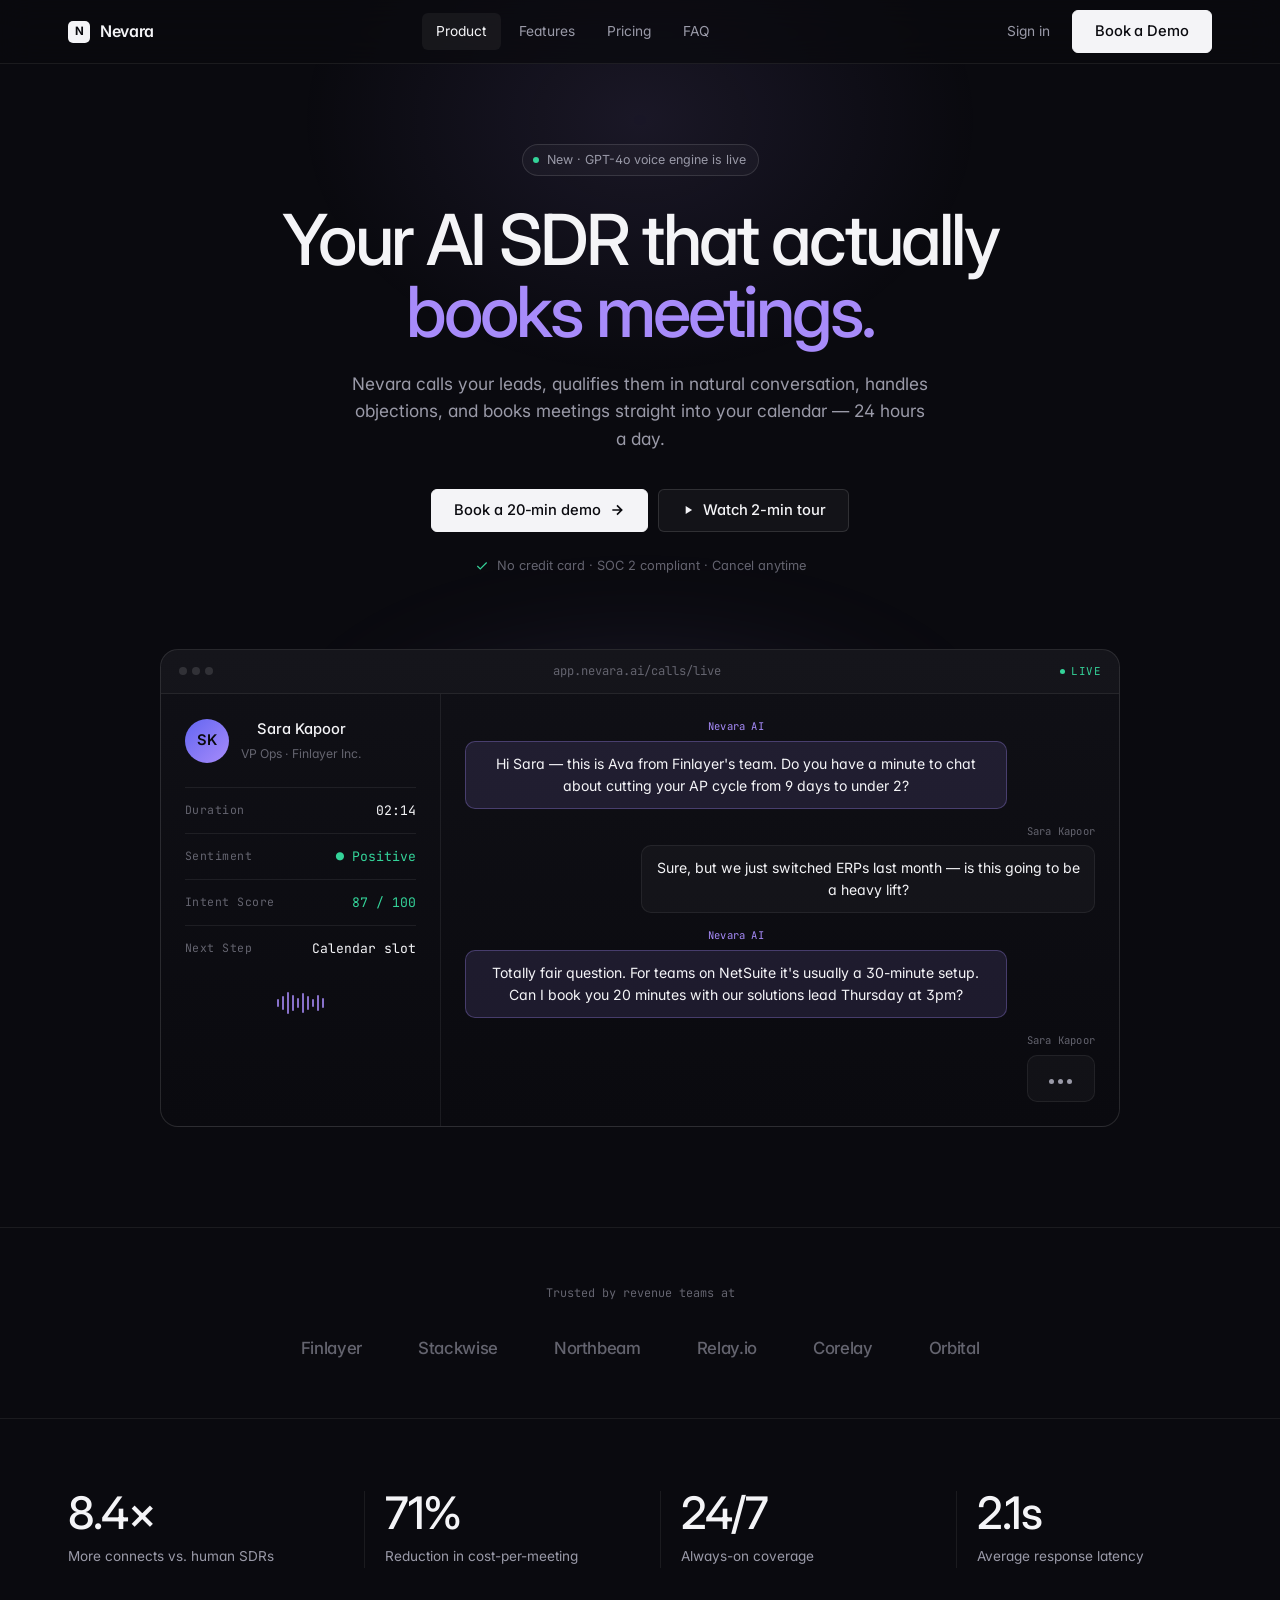
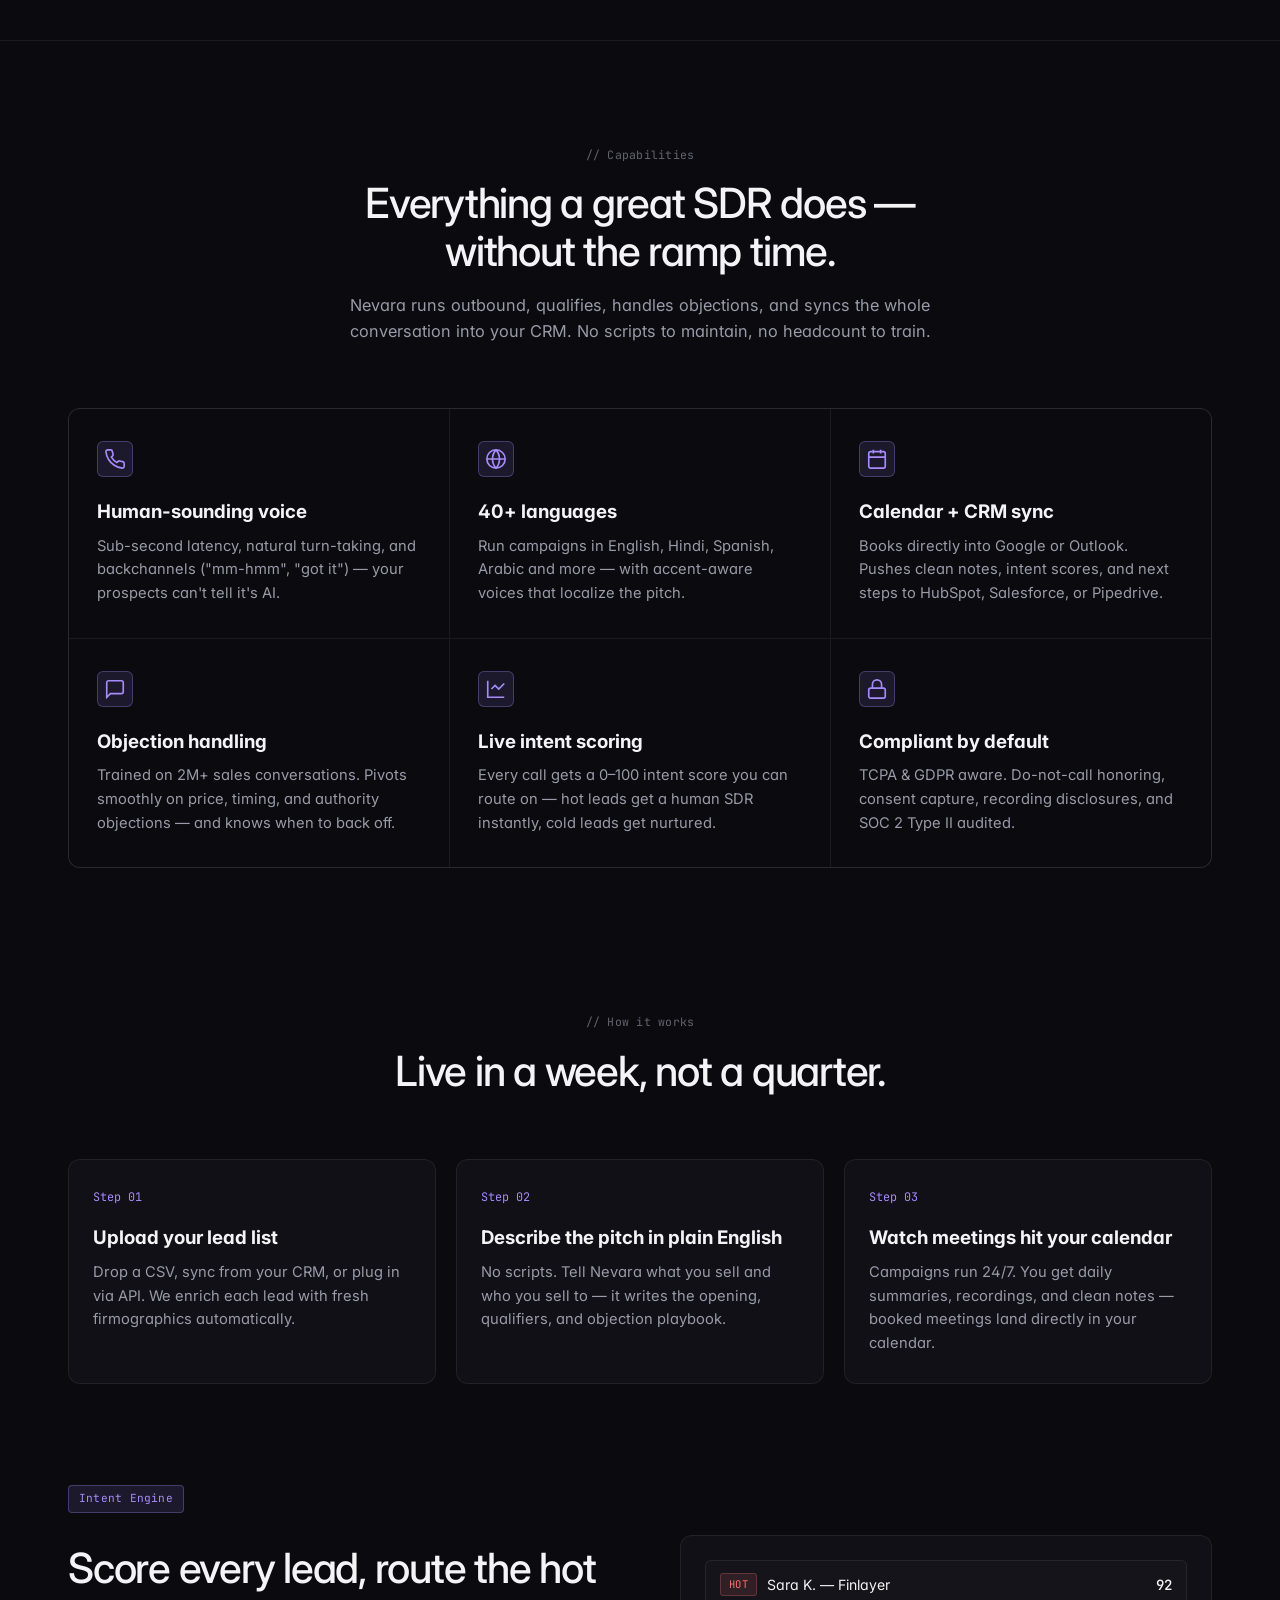
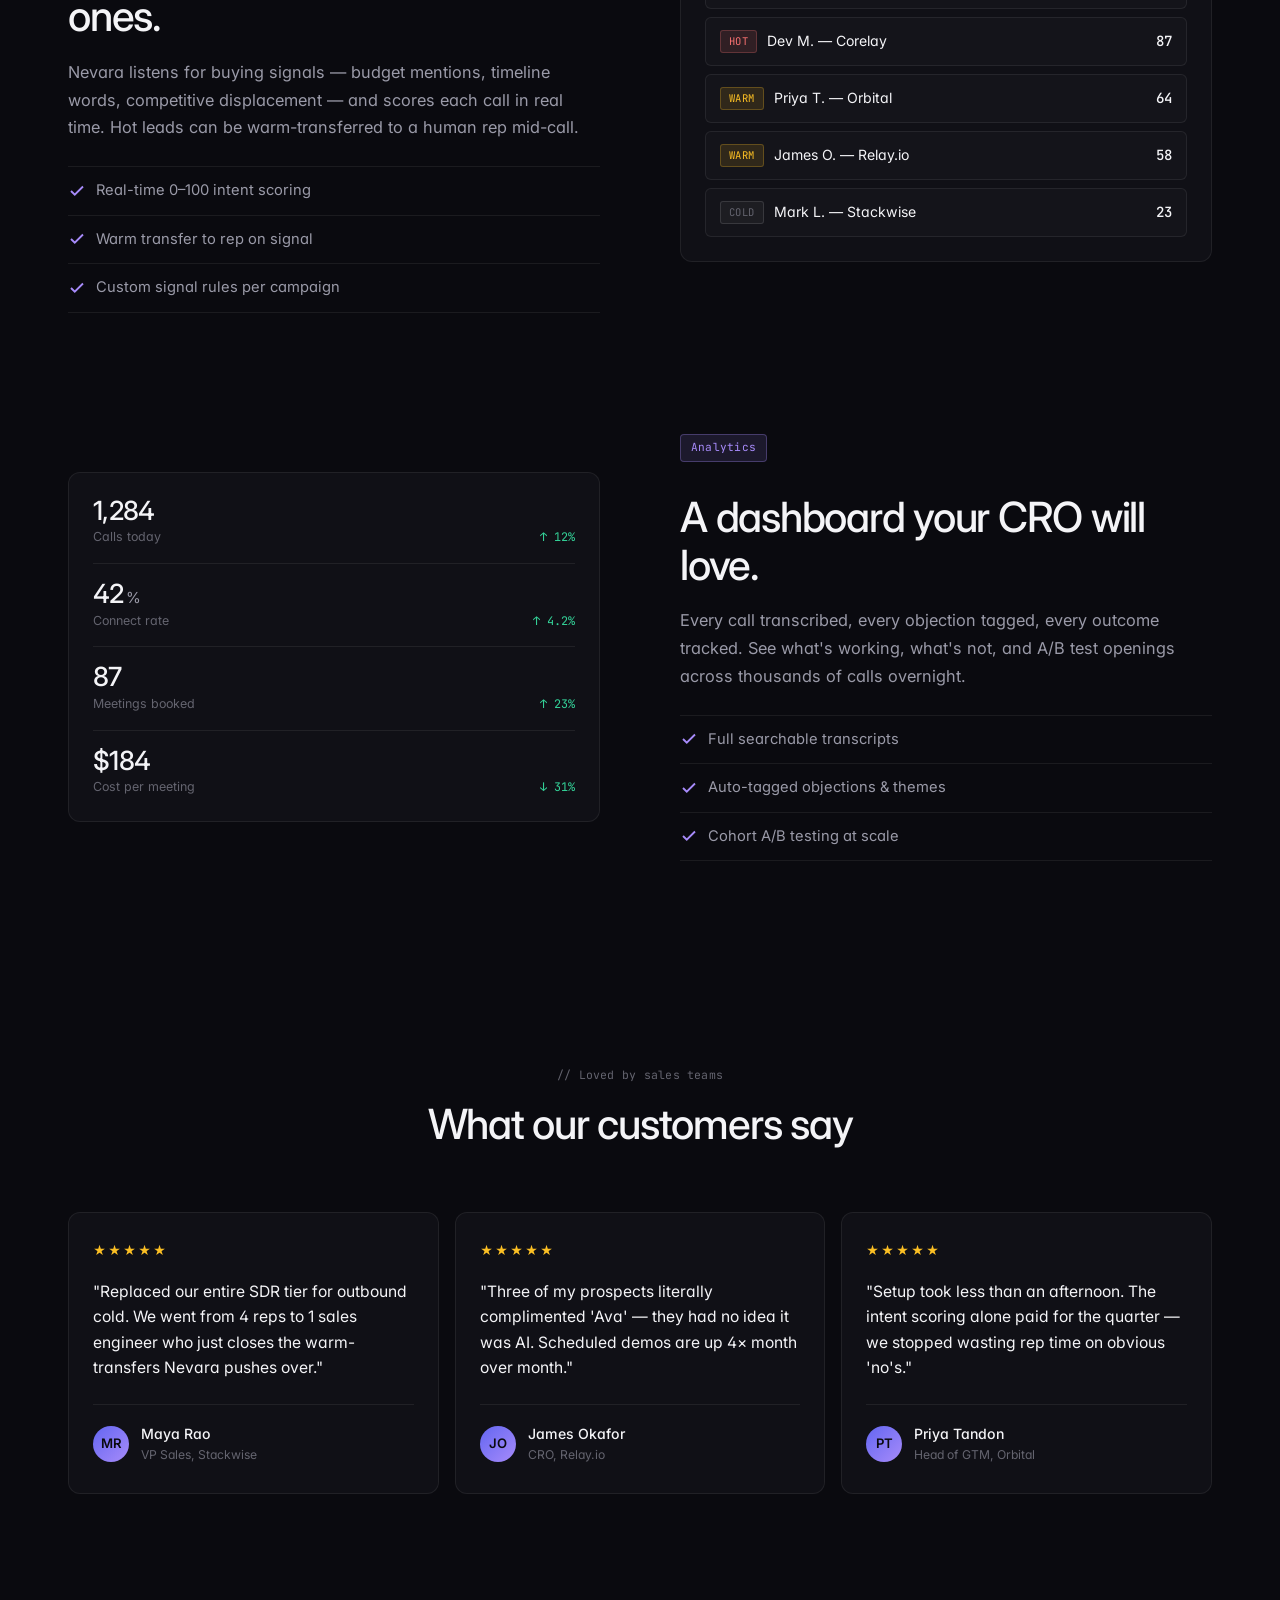
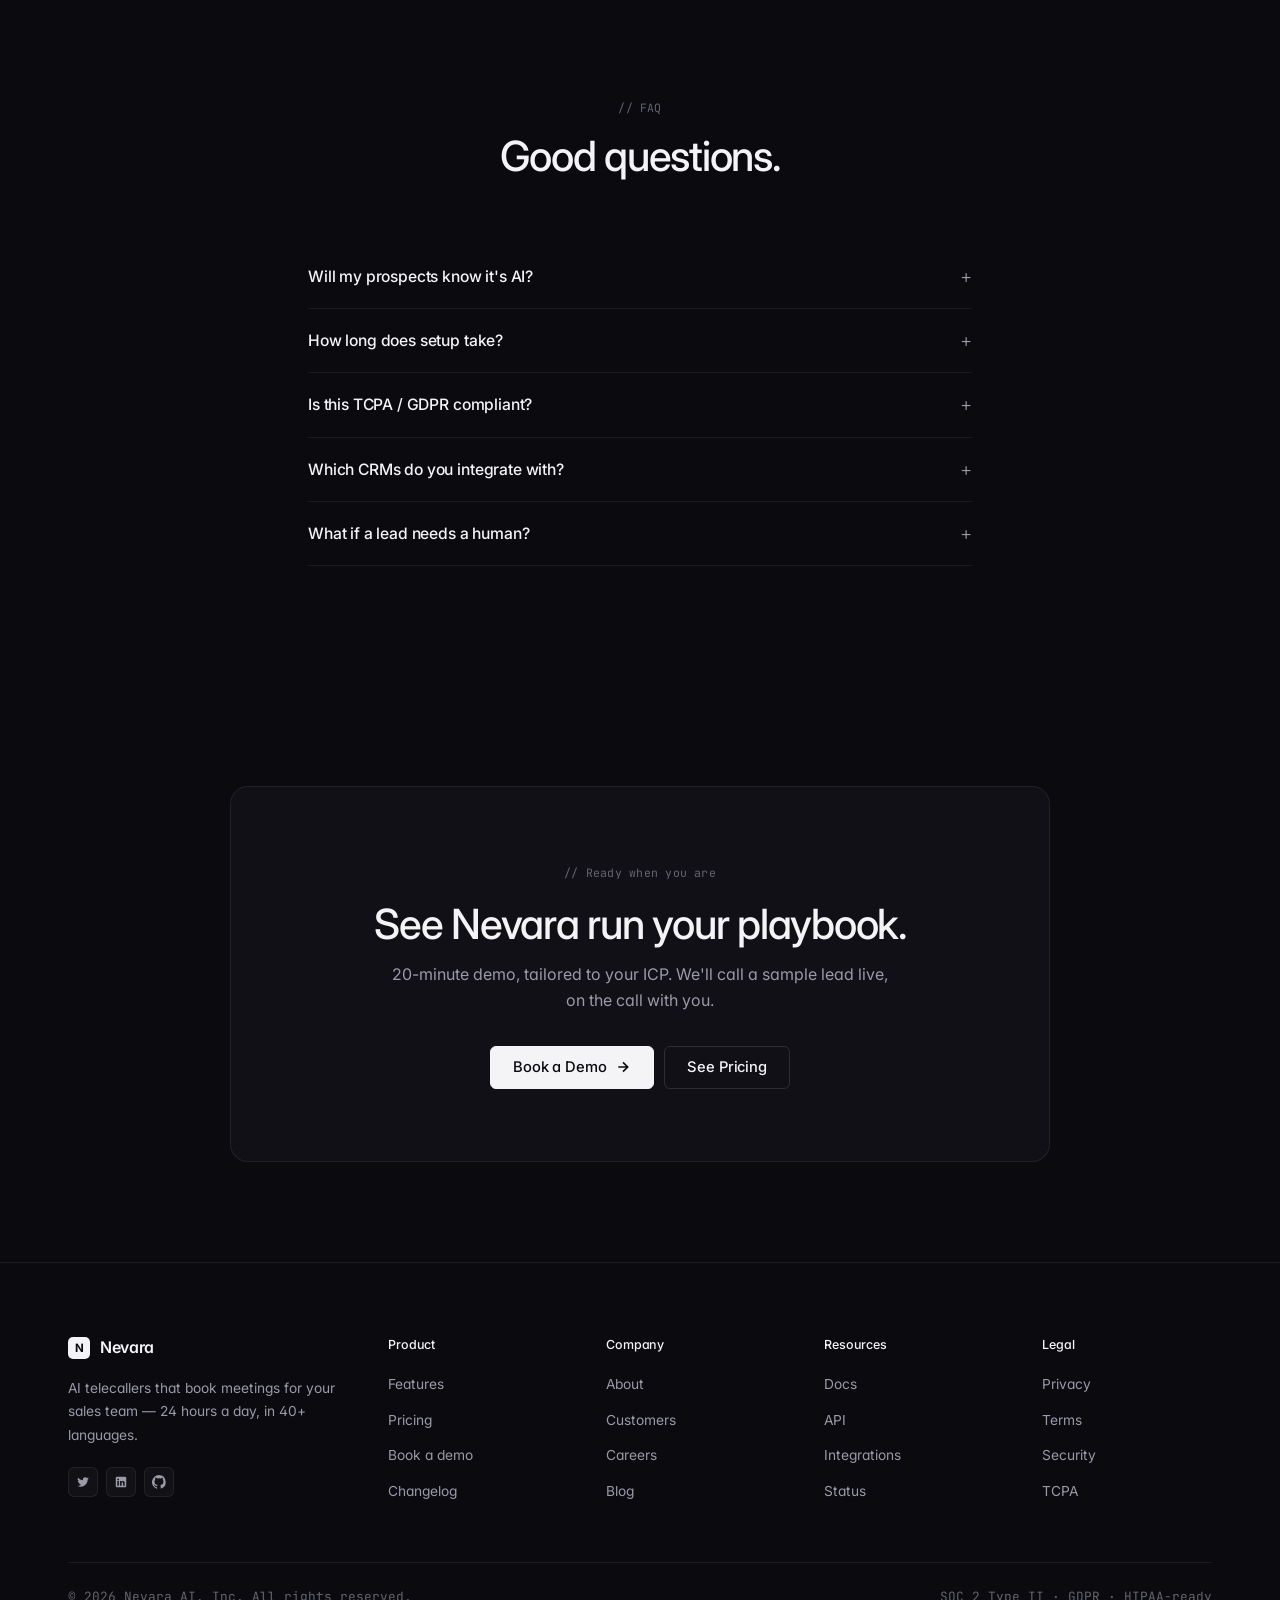
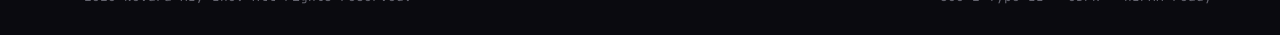
<file: index.html>
<!DOCTYPE html>
<html lang="en">
<head>
  <meta charset="UTF-8" />
  <meta name="viewport" content="width=device-width, initial-scale=1.0" />
  <title>Nevara AI — AI telecaller for sales teams</title>
  <meta name="description" content="Nevara calls, qualifies, and books meetings for your sales team — 24/7. Natural voice AI that pays for itself." />
  <link rel="stylesheet" href="style.css" />
  <link rel="preconnect" href="https://fonts.googleapis.com" />
  <link rel="preconnect" href="https://fonts.gstatic.com" crossorigin />
</head>
<body>

  <!-- NAV -->
  <nav class="navbar">
    <div class="nav-inner">
      <a href="index.html" class="nav-logo">
        <span class="logo-mark">N</span>
        <span>Nevara</span>
      </a>
      <div class="nav-links">
        <a href="index.html" class="active">Product</a>
        <a href="features.html">Features</a>
        <a href="pricing.html">Pricing</a>
        <a href="#faq">FAQ</a>
      </div>
      <div class="nav-actions">
        <a href="demo.html" class="sign-in">Sign in</a>
        <a href="demo.html" class="btn btn-primary btn-lg">Book a Demo</a>
        <button class="nav-burger" id="nav-burger" aria-label="Open menu"><span></span><span></span><span></span></button>
      </div>
    </div>
  </nav>

  <div class="mobile-nav" id="mobile-nav">
    <button class="mobile-nav-close" id="mobile-nav-close">&times;</button>
    <a href="index.html">Product</a>
    <a href="features.html">Features</a>
    <a href="pricing.html">Pricing</a>
    <a href="demo.html">Book a Demo</a>
  </div>

  <!-- HERO -->
  <section class="hero">
    <div class="container">
      <div class="badge hero-badge">
        <span class="dot"></span>
        <span>New · GPT-4o voice engine is live</span>
      </div>
      <h1 class="hero-title">
        Your AI SDR that actually <span class="grad">books meetings.</span>
      </h1>
      <p class="hero-subtitle">
        Nevara calls your leads, qualifies them in natural conversation, handles objections, and books meetings straight into your calendar — 24 hours a day.
      </p>
      <div class="hero-actions">
        <a href="demo.html" class="btn btn-primary btn-lg btn-arrow">
          Book a 20-min demo
          <svg class="arr" width="16" height="16" viewBox="0 0 24 24" fill="none" stroke="currentColor" stroke-width="2.5"><path d="M5 12h14M12 5l7 7-7 7"/></svg>
        </a>
        <a href="#how" class="btn btn-ghost btn-lg">
          <svg width="14" height="14" viewBox="0 0 24 24" fill="currentColor"><path d="M8 5v14l11-7z"/></svg>
          Watch 2-min tour
        </a>
      </div>
      <div class="hero-trust">
        <svg width="14" height="14" viewBox="0 0 24 24" fill="none" stroke="currentColor" stroke-width="2"><polyline points="20 6 9 17 4 12"/></svg>
        <span>No credit card · SOC 2 compliant · Cancel anytime</span>
      </div>

      <!-- HERO VISUAL: Call UI mock -->
      <div class="hero-visual">
        <div class="call-panel">
          <div class="call-head">
            <div class="dots"><span></span><span></span><span></span></div>
            <div class="url">app.nevara.ai/calls/live</div>
            <div class="live"><span class="dot"></span>LIVE</div>
          </div>
          <div class="call-body">
            <div class="call-side">
              <div class="call-contact">
                <div class="call-avatar">SK</div>
                <div>
                  <div class="name">Sara Kapoor</div>
                  <div class="meta">VP Ops · Finlayer Inc.</div>
                </div>
              </div>
              <div class="call-stat"><span class="label">Duration</span><span class="val">02:14</span></div>
              <div class="call-stat"><span class="label">Sentiment</span><span class="val good">● Positive</span></div>
              <div class="call-stat"><span class="label">Intent Score</span><span class="val good">87 / 100</span></div>
              <div class="call-stat"><span class="label">Next Step</span><span class="val">Calendar slot</span></div>
              <div class="waveform" aria-hidden="true">
                <span></span><span></span><span></span><span></span><span></span>
                <span></span><span></span><span></span><span></span><span></span>
              </div>
            </div>
            <div class="call-transcript">
              <div class="msg ai">
                <div>
                  <div class="who">Nevara AI</div>
                  <div class="bubble">Hi Sara — this is Ava from Finlayer's team. Do you have a minute to chat about cutting your AP cycle from 9 days to under 2?</div>
                </div>
              </div>
              <div class="msg user">
                <div>
                  <div class="who">Sara Kapoor</div>
                  <div class="bubble">Sure, but we just switched ERPs last month — is this going to be a heavy lift?</div>
                </div>
              </div>
              <div class="msg ai">
                <div>
                  <div class="who">Nevara AI</div>
                  <div class="bubble">Totally fair question. For teams on NetSuite it's usually a 30-minute setup. Can I book you 20 minutes with our solutions lead Thursday at 3pm?</div>
                </div>
              </div>
              <div class="msg user typing">
                <div>
                  <div class="who">Sara Kapoor</div>
                  <div class="bubble"><span class="typing-dots"><span></span><span></span><span></span></span></div>
                </div>
              </div>
            </div>
          </div>
        </div>
      </div>
    </div>
  </section>

  <!-- LOGOS -->
  <section class="logos">
    <div class="container">
      <p class="label">Trusted by revenue teams at</p>
      <div class="logos-row">
        <span>Finlayer</span>
        <span>Stackwise</span>
        <span>Northbeam</span>
        <span>Relay.io</span>
        <span>Corelay</span>
        <span>Orbital</span>
      </div>
    </div>
  </section>

  <!-- METRICS -->
  <section class="metrics">
    <div class="container">
      <div class="metrics-grid">
        <div class="metric reveal reveal-delay-1">
          <div class="n"><span data-count="8.4" data-decimals="1" data-suffix="×">0</span></div>
          <div class="lbl">More connects vs. human SDRs</div>
        </div>
        <div class="metric reveal reveal-delay-2">
          <div class="n"><span data-count="71" data-suffix="%">0</span></div>
          <div class="lbl">Reduction in cost-per-meeting</div>
        </div>
        <div class="metric reveal reveal-delay-3">
          <div class="n"><span data-count="24" data-suffix="/7">0</span></div>
          <div class="lbl">Always-on coverage</div>
        </div>
        <div class="metric reveal reveal-delay-4">
          <div class="n"><span data-count="2.1" data-decimals="1" data-suffix="s">0</span></div>
          <div class="lbl">Average response latency</div>
        </div>
      </div>
    </div>
  </section>

  <!-- FEATURES GRID -->
  <section id="features">
    <div class="container">
      <div class="section-head center reveal">
        <span class="overline">// Capabilities</span>
        <h2 class="h2">Everything a great SDR does —<br>without the ramp time.</h2>
        <p>Nevara runs outbound, qualifies, handles objections, and syncs the whole conversation into your CRM. No scripts to maintain, no headcount to train.</p>
      </div>
      <div class="features-grid">
        <div class="feature-card reveal reveal-delay-1">
          <div class="feature-icon"><svg width="22" height="22" viewBox="0 0 24 24" fill="none" stroke="currentColor" stroke-width="1.8"><path d="M22 16.92v3a2 2 0 0 1-2.18 2 19.86 19.86 0 0 1-8.63-3.07 19.5 19.5 0 0 1-6-6A19.86 19.86 0 0 1 2.12 4.18 2 2 0 0 1 4.11 2h3a2 2 0 0 1 2 1.72c.13.96.37 1.9.72 2.81a2 2 0 0 1-.45 2.11L8.09 9.91a16 16 0 0 0 6 6l1.27-1.27a2 2 0 0 1 2.11-.45c.91.35 1.85.59 2.81.72A2 2 0 0 1 22 16.92z"/></svg></div>
          <h3>Human-sounding voice</h3>
          <p>Sub-second latency, natural turn-taking, and backchannels ("mm-hmm", "got it") — your prospects can't tell it's AI.</p>
        </div>
        <div class="feature-card reveal reveal-delay-2">
          <div class="feature-icon"><svg width="22" height="22" viewBox="0 0 24 24" fill="none" stroke="currentColor" stroke-width="1.8"><circle cx="12" cy="12" r="10"/><line x1="2" y1="12" x2="22" y2="12"/><path d="M12 2a15 15 0 0 1 0 20M12 2a15 15 0 0 0 0 20"/></svg></div>
          <h3>40+ languages</h3>
          <p>Run campaigns in English, Hindi, Spanish, Arabic and more — with accent-aware voices that localize the pitch.</p>
        </div>
        <div class="feature-card reveal reveal-delay-3">
          <div class="feature-icon"><svg width="22" height="22" viewBox="0 0 24 24" fill="none" stroke="currentColor" stroke-width="1.8"><rect x="3" y="4" width="18" height="18" rx="2"/><line x1="16" y1="2" x2="16" y2="6"/><line x1="8" y1="2" x2="8" y2="6"/><line x1="3" y1="10" x2="21" y2="10"/></svg></div>
          <h3>Calendar + CRM sync</h3>
          <p>Books directly into Google or Outlook. Pushes clean notes, intent scores, and next steps to HubSpot, Salesforce, or Pipedrive.</p>
        </div>
        <div class="feature-card reveal reveal-delay-1">
          <div class="feature-icon"><svg width="22" height="22" viewBox="0 0 24 24" fill="none" stroke="currentColor" stroke-width="1.8"><path d="M21 15a2 2 0 0 1-2 2H7l-4 4V5a2 2 0 0 1 2-2h14a2 2 0 0 1 2 2z"/></svg></div>
          <h3>Objection handling</h3>
          <p>Trained on 2M+ sales conversations. Pivots smoothly on price, timing, and authority objections — and knows when to back off.</p>
        </div>
        <div class="feature-card reveal reveal-delay-2">
          <div class="feature-icon"><svg width="22" height="22" viewBox="0 0 24 24" fill="none" stroke="currentColor" stroke-width="1.8"><path d="M3 3v18h18"/><path d="M7 12l4-4 4 4 6-6"/></svg></div>
          <h3>Live intent scoring</h3>
          <p>Every call gets a 0–100 intent score you can route on — hot leads get a human SDR instantly, cold leads get nurtured.</p>
        </div>
        <div class="feature-card reveal reveal-delay-3">
          <div class="feature-icon"><svg width="22" height="22" viewBox="0 0 24 24" fill="none" stroke="currentColor" stroke-width="1.8"><rect x="3" y="11" width="18" height="11" rx="2"/><path d="M7 11V7a5 5 0 0 1 10 0v4"/></svg></div>
          <h3>Compliant by default</h3>
          <p>TCPA & GDPR aware. Do-not-call honoring, consent capture, recording disclosures, and SOC 2 Type II audited.</p>
        </div>
      </div>
    </div>
  </section>

  <!-- HOW IT WORKS -->
  <section id="how" style="padding-top: 40px;">
    <div class="container">
      <div class="section-head center reveal">
        <span class="overline">// How it works</span>
        <h2 class="h2">Live in a week, not a quarter.</h2>
      </div>
      <div class="steps">
        <div class="step-card reveal reveal-delay-1">
          <div class="step-num">Step 01</div>
          <h3>Upload your lead list</h3>
          <p>Drop a CSV, sync from your CRM, or plug in via API. We enrich each lead with fresh firmographics automatically.</p>
        </div>
        <div class="step-card reveal reveal-delay-2">
          <div class="step-num">Step 02</div>
          <h3>Describe the pitch in plain English</h3>
          <p>No scripts. Tell Nevara what you sell and who you sell to — it writes the opening, qualifiers, and objection playbook.</p>
        </div>
        <div class="step-card reveal reveal-delay-3">
          <div class="step-num">Step 03</div>
          <h3>Watch meetings hit your calendar</h3>
          <p>Campaigns run 24/7. You get daily summaries, recordings, and clean notes — booked meetings land directly in your calendar.</p>
        </div>
      </div>
    </div>
  </section>

  <!-- BIG FEATURE ROWS -->
  <section style="padding-top: 0;">
    <div class="container">

      <div class="feature-row">
        <div class="reveal">
          <span class="badge-chip">Intent Engine</span>
          <h2 class="h2" style="margin-top:14px;">Score every lead, route the hot ones.</h2>
          <p>Nevara listens for buying signals — budget mentions, timeline words, competitive displacement — and scores each call in real time. Hot leads can be warm-transferred to a human rep mid-call.</p>
          <ul class="feature-checks">
            <li><svg width="18" height="18" viewBox="0 0 24 24" fill="none" stroke="currentColor" stroke-width="2.5"><polyline points="20 6 9 17 4 12"/></svg>Real-time 0–100 intent scoring</li>
            <li><svg width="18" height="18" viewBox="0 0 24 24" fill="none" stroke="currentColor" stroke-width="2.5"><polyline points="20 6 9 17 4 12"/></svg>Warm transfer to rep on signal</li>
            <li><svg width="18" height="18" viewBox="0 0 24 24" fill="none" stroke="currentColor" stroke-width="2.5"><polyline points="20 6 9 17 4 12"/></svg>Custom signal rules per campaign</li>
          </ul>
        </div>
        <div class="feature-visual reveal reveal-delay-1">
          <div class="intent-list">
            <div class="intent-row">
              <div class="label-col"><span class="tag hot">HOT</span><span>Sara K. — Finlayer</span></div>
              <span class="score">92</span>
            </div>
            <div class="intent-row">
              <div class="label-col"><span class="tag hot">HOT</span><span>Dev M. — Corelay</span></div>
              <span class="score">87</span>
            </div>
            <div class="intent-row">
              <div class="label-col"><span class="tag warm">WARM</span><span>Priya T. — Orbital</span></div>
              <span class="score">64</span>
            </div>
            <div class="intent-row">
              <div class="label-col"><span class="tag warm">WARM</span><span>James O. — Relay.io</span></div>
              <span class="score">58</span>
            </div>
            <div class="intent-row">
              <div class="label-col"><span class="tag cold">COLD</span><span>Mark L. — Stackwise</span></div>
              <span class="score">23</span>
            </div>
          </div>
        </div>
      </div>

      <div class="feature-row reverse">
        <div class="reveal">
          <span class="badge-chip">Analytics</span>
          <h2 class="h2" style="margin-top:14px;">A dashboard your CRO will love.</h2>
          <p>Every call transcribed, every objection tagged, every outcome tracked. See what's working, what's not, and A/B test openings across thousands of calls overnight.</p>
          <ul class="feature-checks">
            <li><svg width="18" height="18" viewBox="0 0 24 24" fill="none" stroke="currentColor" stroke-width="2.5"><polyline points="20 6 9 17 4 12"/></svg>Full searchable transcripts</li>
            <li><svg width="18" height="18" viewBox="0 0 24 24" fill="none" stroke="currentColor" stroke-width="2.5"><polyline points="20 6 9 17 4 12"/></svg>Auto-tagged objections & themes</li>
            <li><svg width="18" height="18" viewBox="0 0 24 24" fill="none" stroke="currentColor" stroke-width="2.5"><polyline points="20 6 9 17 4 12"/></svg>Cohort A/B testing at scale</li>
          </ul>
        </div>
        <div class="feature-visual reveal reveal-delay-1">
          <div class="dash-stat"><div><div class="n">1,284</div><div class="lbl">Calls today</div></div><div class="delta">↑ 12%</div></div>
          <div class="dash-stat"><div><div class="n">42<small>%</small></div><div class="lbl">Connect rate</div></div><div class="delta">↑ 4.2%</div></div>
          <div class="dash-stat"><div><div class="n">87</div><div class="lbl">Meetings booked</div></div><div class="delta">↑ 23%</div></div>
          <div class="dash-stat"><div><div class="n">$184</div><div class="lbl">Cost per meeting</div></div><div class="delta">↓ 31%</div></div>
        </div>
      </div>

    </div>
  </section>

  <!-- TESTIMONIALS -->
  <section>
    <div class="container">
      <div class="section-head center reveal">
        <span class="overline">// Loved by sales teams</span>
        <h2 class="h2">What our customers say</h2>
      </div>
      <div class="testimonials-grid">
        <div class="testi-card reveal reveal-delay-1">
          <div class="stars">★★★★★</div>
          <blockquote>"Replaced our entire SDR tier for outbound cold. We went from 4 reps to 1 sales engineer who just closes the warm-transfers Nevara pushes over."</blockquote>
          <div class="testi-author"><div class="testi-avatar">MR</div><div><div class="name">Maya Rao</div><div class="role">VP Sales, Stackwise</div></div></div>
        </div>
        <div class="testi-card reveal reveal-delay-2">
          <div class="stars">★★★★★</div>
          <blockquote>"Three of my prospects literally complimented 'Ava' — they had no idea it was AI. Scheduled demos are up 4× month over month."</blockquote>
          <div class="testi-author"><div class="testi-avatar">JO</div><div><div class="name">James Okafor</div><div class="role">CRO, Relay.io</div></div></div>
        </div>
        <div class="testi-card reveal reveal-delay-3">
          <div class="stars">★★★★★</div>
          <blockquote>"Setup took less than an afternoon. The intent scoring alone paid for the quarter — we stopped wasting rep time on obvious 'no's."</blockquote>
          <div class="testi-author"><div class="testi-avatar">PT</div><div><div class="name">Priya Tandon</div><div class="role">Head of GTM, Orbital</div></div></div>
        </div>
      </div>
    </div>
  </section>

  <!-- FAQ -->
  <section id="faq">
    <div class="container-sm">
      <div class="section-head center reveal">
        <span class="overline">// FAQ</span>
        <h2 class="h2">Good questions.</h2>
      </div>
      <div class="faq-list">
        <div class="faq-item">
          <button class="faq-head">Will my prospects know it's AI?<span class="plus">+</span></button>
          <div class="faq-body"><div>Nevara always identifies itself when asked — that's a hard requirement and good practice. In blind tests, 88% of prospects rate the voice as "a confident human SDR" unless directly told otherwise.</div></div>
        </div>
        <div class="faq-item">
          <button class="faq-head">How long does setup take?<span class="plus">+</span></button>
          <div class="faq-body"><div>Most teams are live within 3–5 business days. We run a kickoff call, ingest your ICP and positioning, import a seed list, and ship you a test campaign of 50 calls to review before going live at scale.</div></div>
        </div>
        <div class="faq-item">
          <button class="faq-head">Is this TCPA / GDPR compliant?<span class="plus">+</span></button>
          <div class="faq-body"><div>Yes. Nevara is SOC 2 Type II audited, honors DNC lists in real time, captures consent, discloses recording, and gives you per-region residency controls (US / EU / India).</div></div>
        </div>
        <div class="faq-item">
          <button class="faq-head">Which CRMs do you integrate with?<span class="plus">+</span></button>
          <div class="faq-body"><div>Native two-way sync with Salesforce, HubSpot, Pipedrive, and Close. Webhooks and a full REST API for anything else. Calendar: Google, Outlook, and Calendly.</div></div>
        </div>
        <div class="faq-item">
          <button class="faq-head">What if a lead needs a human?<span class="plus">+</span></button>
          <div class="faq-body"><div>Nevara can warm-transfer mid-call based on intent score, keyword triggers ("pricing", "decision maker", etc.), or on explicit ask. Your rep gets a live summary in their CRM before they pick up.</div></div>
        </div>
      </div>
    </div>
  </section>

  <!-- CTA -->
  <section class="cta-section">
    <div class="container">
      <div class="cta-card">
        <span class="overline">// Ready when you are</span>
        <h2 class="h2" style="margin-top:16px;">See Nevara run your playbook.</h2>
        <p>20-minute demo, tailored to your ICP. We'll call a sample lead live, on the call with you.</p>
        <div class="cta-actions">
          <a href="demo.html" class="btn btn-primary btn-lg btn-arrow">
            Book a Demo
            <svg class="arr" width="16" height="16" viewBox="0 0 24 24" fill="none" stroke="currentColor" stroke-width="2.5"><path d="M5 12h14M12 5l7 7-7 7"/></svg>
          </a>
          <a href="pricing.html" class="btn btn-outline btn-lg">See Pricing</a>
        </div>
      </div>
    </div>
  </section>

  <!-- FOOTER -->
  <footer class="footer">
    <div class="container">
      <div class="footer-grid">
        <div class="footer-brand">
          <a href="index.html" class="nav-logo"><span class="logo-mark">N</span><span>Nevara</span></a>
          <p>AI telecallers that book meetings for your sales team — 24 hours a day, in 40+ languages.</p>
          <div class="socials">
            <a href="#" aria-label="Twitter"><svg width="14" height="14" viewBox="0 0 24 24" fill="currentColor"><path d="M22 5.8a8.49 8.49 0 0 1-2.36.64 4.13 4.13 0 0 0 1.81-2.27 8.21 8.21 0 0 1-2.61 1 4.1 4.1 0 0 0-7 3.74 11.64 11.64 0 0 1-8.45-4.29 4.16 4.16 0 0 0 1.27 5.49A4.09 4.09 0 0 1 3 9.67v.05a4.1 4.1 0 0 0 3.3 4A3.93 3.93 0 0 1 5 13.9a4.11 4.11 0 0 0 3.83 2.85A8.22 8.22 0 0 1 2 18.48 11.58 11.58 0 0 0 8.29 20c7.55 0 11.68-6.25 11.68-11.67v-.53A8.43 8.43 0 0 0 22 5.8z"/></svg></a>
            <a href="#" aria-label="LinkedIn"><svg width="14" height="14" viewBox="0 0 24 24" fill="currentColor"><path d="M19 3H5a2 2 0 0 0-2 2v14a2 2 0 0 0 2 2h14a2 2 0 0 0 2-2V5a2 2 0 0 0-2-2zM8.3 18.3H5.7v-8h2.6v8zM7 9.2a1.5 1.5 0 1 1 0-3 1.5 1.5 0 0 1 0 3zm11.3 9.1h-2.6v-4.3c0-1.2-.5-1.7-1.3-1.7s-1.4.6-1.4 1.7v4.3h-2.6v-8H13v1.1c.4-.6 1.4-1.3 2.6-1.3 1.9 0 2.7 1.3 2.7 3.4v4.8z"/></svg></a>
            <a href="#" aria-label="GitHub"><svg width="14" height="14" viewBox="0 0 24 24" fill="currentColor"><path d="M12 0a12 12 0 0 0-3.8 23.4c.6.1.8-.3.8-.6v-2c-3.3.7-4-1.6-4-1.6-.6-1.4-1.4-1.8-1.4-1.8-1-.7.1-.7.1-.7 1.2.1 1.8 1.2 1.8 1.2 1 1.8 2.8 1.3 3.5 1 .1-.8.4-1.3.8-1.6-2.7-.3-5.5-1.3-5.5-6 0-1.3.5-2.4 1.2-3.2-.1-.3-.5-1.5.1-3.2 0 0 1-.3 3.3 1.2a11.5 11.5 0 0 1 6 0C17.3 4.4 18.3 4.7 18.3 4.7c.7 1.7.2 2.9.1 3.2.8.8 1.2 1.9 1.2 3.2 0 4.6-2.8 5.7-5.5 6 .4.4.8 1.1.8 2.2v3.3c0 .3.2.7.8.6A12 12 0 0 0 12 0z"/></svg></a>
          </div>
        </div>
        <div class="footer-col">
          <h4>Product</h4>
          <ul>
            <li><a href="features.html">Features</a></li>
            <li><a href="pricing.html">Pricing</a></li>
            <li><a href="demo.html">Book a demo</a></li>
            <li><a href="#">Changelog</a></li>
          </ul>
        </div>
        <div class="footer-col">
          <h4>Company</h4>
          <ul>
            <li><a href="#">About</a></li>
            <li><a href="#">Customers</a></li>
            <li><a href="#">Careers</a></li>
            <li><a href="#">Blog</a></li>
          </ul>
        </div>
        <div class="footer-col">
          <h4>Resources</h4>
          <ul>
            <li><a href="#">Docs</a></li>
            <li><a href="#">API</a></li>
            <li><a href="#">Integrations</a></li>
            <li><a href="#">Status</a></li>
          </ul>
        </div>
        <div class="footer-col">
          <h4>Legal</h4>
          <ul>
            <li><a href="#">Privacy</a></li>
            <li><a href="#">Terms</a></li>
            <li><a href="#">Security</a></li>
            <li><a href="#">TCPA</a></li>
          </ul>
        </div>
      </div>
      <div class="footer-bot">
        <div>© 2026 Nevara AI, Inc. All rights reserved.</div>
        <div>SOC 2 Type II · GDPR · HIPAA-ready</div>
      </div>
    </div>
  </footer>

  <script src="script.js"></script>
</body>
</html>
</file>
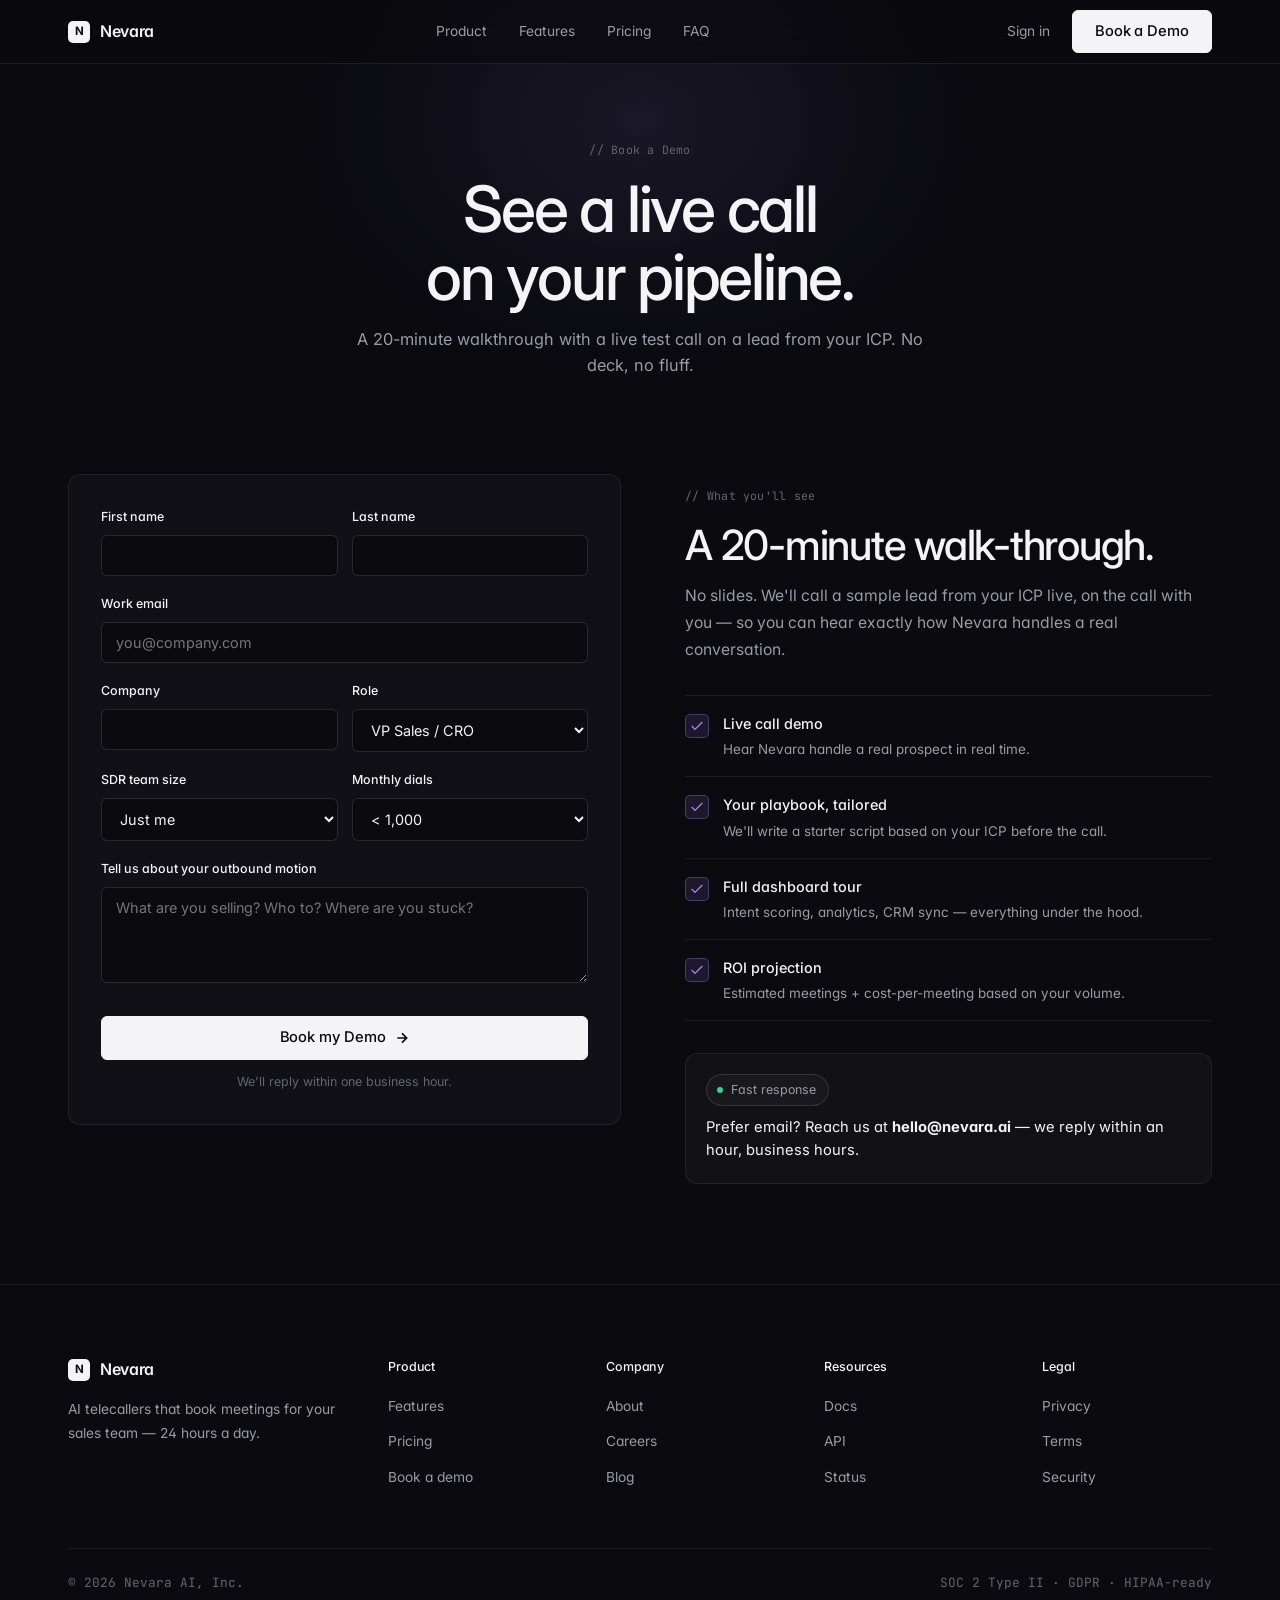
<file: demo.html>
<!DOCTYPE html>
<html lang="en">
<head>
  <meta charset="UTF-8" />
  <meta name="viewport" content="width=device-width, initial-scale=1.0" />
  <title>Book a Demo — Nevara AI</title>
  <meta name="description" content="See Nevara AI run a live call on your pipeline. 20 minutes, tailored to your ICP." />
  <link rel="stylesheet" href="style.css" />
</head>
<body>

  <nav class="navbar">
    <div class="nav-inner">
      <a href="index.html" class="nav-logo"><span class="logo-mark">N</span><span>Nevara</span></a>
      <div class="nav-links">
        <a href="index.html">Product</a>
        <a href="features.html">Features</a>
        <a href="pricing.html">Pricing</a>
        <a href="index.html#faq">FAQ</a>
      </div>
      <div class="nav-actions">
        <a href="demo.html" class="sign-in">Sign in</a>
        <a href="demo.html" class="btn btn-primary btn-lg active">Book a Demo</a>
        <button class="nav-burger" id="nav-burger" aria-label="Open menu"><span></span><span></span><span></span></button>
      </div>
    </div>
  </nav>

  <div class="mobile-nav" id="mobile-nav">
    <button class="mobile-nav-close" id="mobile-nav-close">&times;</button>
    <a href="index.html">Product</a>
    <a href="features.html">Features</a>
    <a href="pricing.html">Pricing</a>
    <a href="demo.html">Book a Demo</a>
  </div>

  <section class="page-hero">
    <div class="container">
      <span class="overline">// Book a Demo</span>
      <h1 class="h1">See a live call<br>on your pipeline.</h1>
      <p>A 20-minute walkthrough with a live test call on a lead from your ICP. No deck, no fluff.</p>
    </div>
  </section>

  <section style="padding-top: 40px;">
    <div class="container">
      <div class="demo-grid">
        <form class="demo-form reveal" data-demo>
          <div class="row">
            <div class="field"><label for="f-first">First name</label><input id="f-first" type="text" required /></div>
            <div class="field"><label for="f-last">Last name</label><input id="f-last" type="text" required /></div>
          </div>
          <div class="field"><label for="f-email">Work email</label><input id="f-email" type="email" placeholder="you@company.com" required /></div>
          <div class="row">
            <div class="field"><label for="f-company">Company</label><input id="f-company" type="text" required /></div>
            <div class="field"><label for="f-role">Role</label>
              <select id="f-role">
                <option>VP Sales / CRO</option>
                <option>Head of SDR</option>
                <option>Founder / CEO</option>
                <option>Head of GTM</option>
                <option>Other</option>
              </select>
            </div>
          </div>
          <div class="row">
            <div class="field"><label for="f-team">SDR team size</label>
              <select id="f-team">
                <option>Just me</option>
                <option>2–5</option>
                <option>6–20</option>
                <option>21–50</option>
                <option>50+</option>
              </select>
            </div>
            <div class="field"><label for="f-volume">Monthly dials</label>
              <select id="f-volume">
                <option>&lt; 1,000</option>
                <option>1,000 – 5,000</option>
                <option>5,000 – 25,000</option>
                <option>25,000+</option>
              </select>
            </div>
          </div>
          <div class="field"><label for="f-notes">Tell us about your outbound motion</label><textarea id="f-notes" placeholder="What are you selling? Who to? Where are you stuck?"></textarea></div>
          <button type="submit" class="btn btn-primary btn-lg btn-arrow">
            Book my Demo
            <svg class="arr" width="16" height="16" viewBox="0 0 24 24" fill="none" stroke="currentColor" stroke-width="2.5"><path d="M5 12h14M12 5l7 7-7 7"/></svg>
          </button>
          <p style="font-size:0.78rem;color:var(--text-dim);margin-top:12px;text-align:center;">We'll reply within one business hour.</p>
          <div class="form-success hidden">
            ✓ Thanks — we'll be in touch within the hour to schedule your demo.
          </div>
        </form>

        <aside class="demo-side reveal reveal-delay-1">
          <span class="overline">// What you'll see</span>
          <h2 class="h2" style="margin-top:14px;">A 20-minute walk-through.</h2>
          <p>No slides. We'll call a sample lead from your ICP live, on the call with you — so you can hear exactly how Nevara handles a real conversation.</p>
          <ul class="demo-list">
            <li>
              <div class="ic"><svg width="16" height="16" viewBox="0 0 24 24" fill="none" stroke="currentColor" stroke-width="1.8"><polyline points="20 6 9 17 4 12"/></svg></div>
              <div><strong>Live call demo</strong><small>Hear Nevara handle a real prospect in real time.</small></div>
            </li>
            <li>
              <div class="ic"><svg width="16" height="16" viewBox="0 0 24 24" fill="none" stroke="currentColor" stroke-width="1.8"><polyline points="20 6 9 17 4 12"/></svg></div>
              <div><strong>Your playbook, tailored</strong><small>We'll write a starter script based on your ICP before the call.</small></div>
            </li>
            <li>
              <div class="ic"><svg width="16" height="16" viewBox="0 0 24 24" fill="none" stroke="currentColor" stroke-width="1.8"><polyline points="20 6 9 17 4 12"/></svg></div>
              <div><strong>Full dashboard tour</strong><small>Intent scoring, analytics, CRM sync — everything under the hood.</small></div>
            </li>
            <li>
              <div class="ic"><svg width="16" height="16" viewBox="0 0 24 24" fill="none" stroke="currentColor" stroke-width="1.8"><polyline points="20 6 9 17 4 12"/></svg></div>
              <div><strong>ROI projection</strong><small>Estimated meetings + cost-per-meeting based on your volume.</small></div>
            </li>
          </ul>

          <div style="padding: 20px; background: rgba(255,255,255,0.03); border: 1px solid var(--line); border-radius: var(--radius-md);">
            <div style="display:flex;gap:10px;align-items:center;margin-bottom:10px;">
              <span class="badge"><span class="dot"></span> Fast response</span>
            </div>
            <p style="font-size:0.92rem;color:var(--text);">Prefer email? Reach us at <strong style="color:var(--text);">hello@nevara.ai</strong> — we reply within an hour, business hours.</p>
          </div>
        </aside>
      </div>
    </div>
  </section>

  <footer class="footer">
    <div class="container">
      <div class="footer-grid">
        <div class="footer-brand">
          <a href="index.html" class="nav-logo"><span class="logo-mark">N</span><span>Nevara</span></a>
          <p>AI telecallers that book meetings for your sales team — 24 hours a day.</p>
        </div>
        <div class="footer-col"><h4>Product</h4><ul>
          <li><a href="features.html">Features</a></li>
          <li><a href="pricing.html">Pricing</a></li>
          <li><a href="demo.html">Book a demo</a></li>
        </ul></div>
        <div class="footer-col"><h4>Company</h4><ul>
          <li><a href="#">About</a></li>
          <li><a href="#">Careers</a></li>
          <li><a href="#">Blog</a></li>
        </ul></div>
        <div class="footer-col"><h4>Resources</h4><ul>
          <li><a href="#">Docs</a></li>
          <li><a href="#">API</a></li>
          <li><a href="#">Status</a></li>
        </ul></div>
        <div class="footer-col"><h4>Legal</h4><ul>
          <li><a href="#">Privacy</a></li>
          <li><a href="#">Terms</a></li>
          <li><a href="#">Security</a></li>
        </ul></div>
      </div>
      <div class="footer-bot">
        <div>© 2026 Nevara AI, Inc.</div>
        <div>SOC 2 Type II · GDPR · HIPAA-ready</div>
      </div>
    </div>
  </footer>

  <script src="script.js"></script>
</body>
</html>
</file>
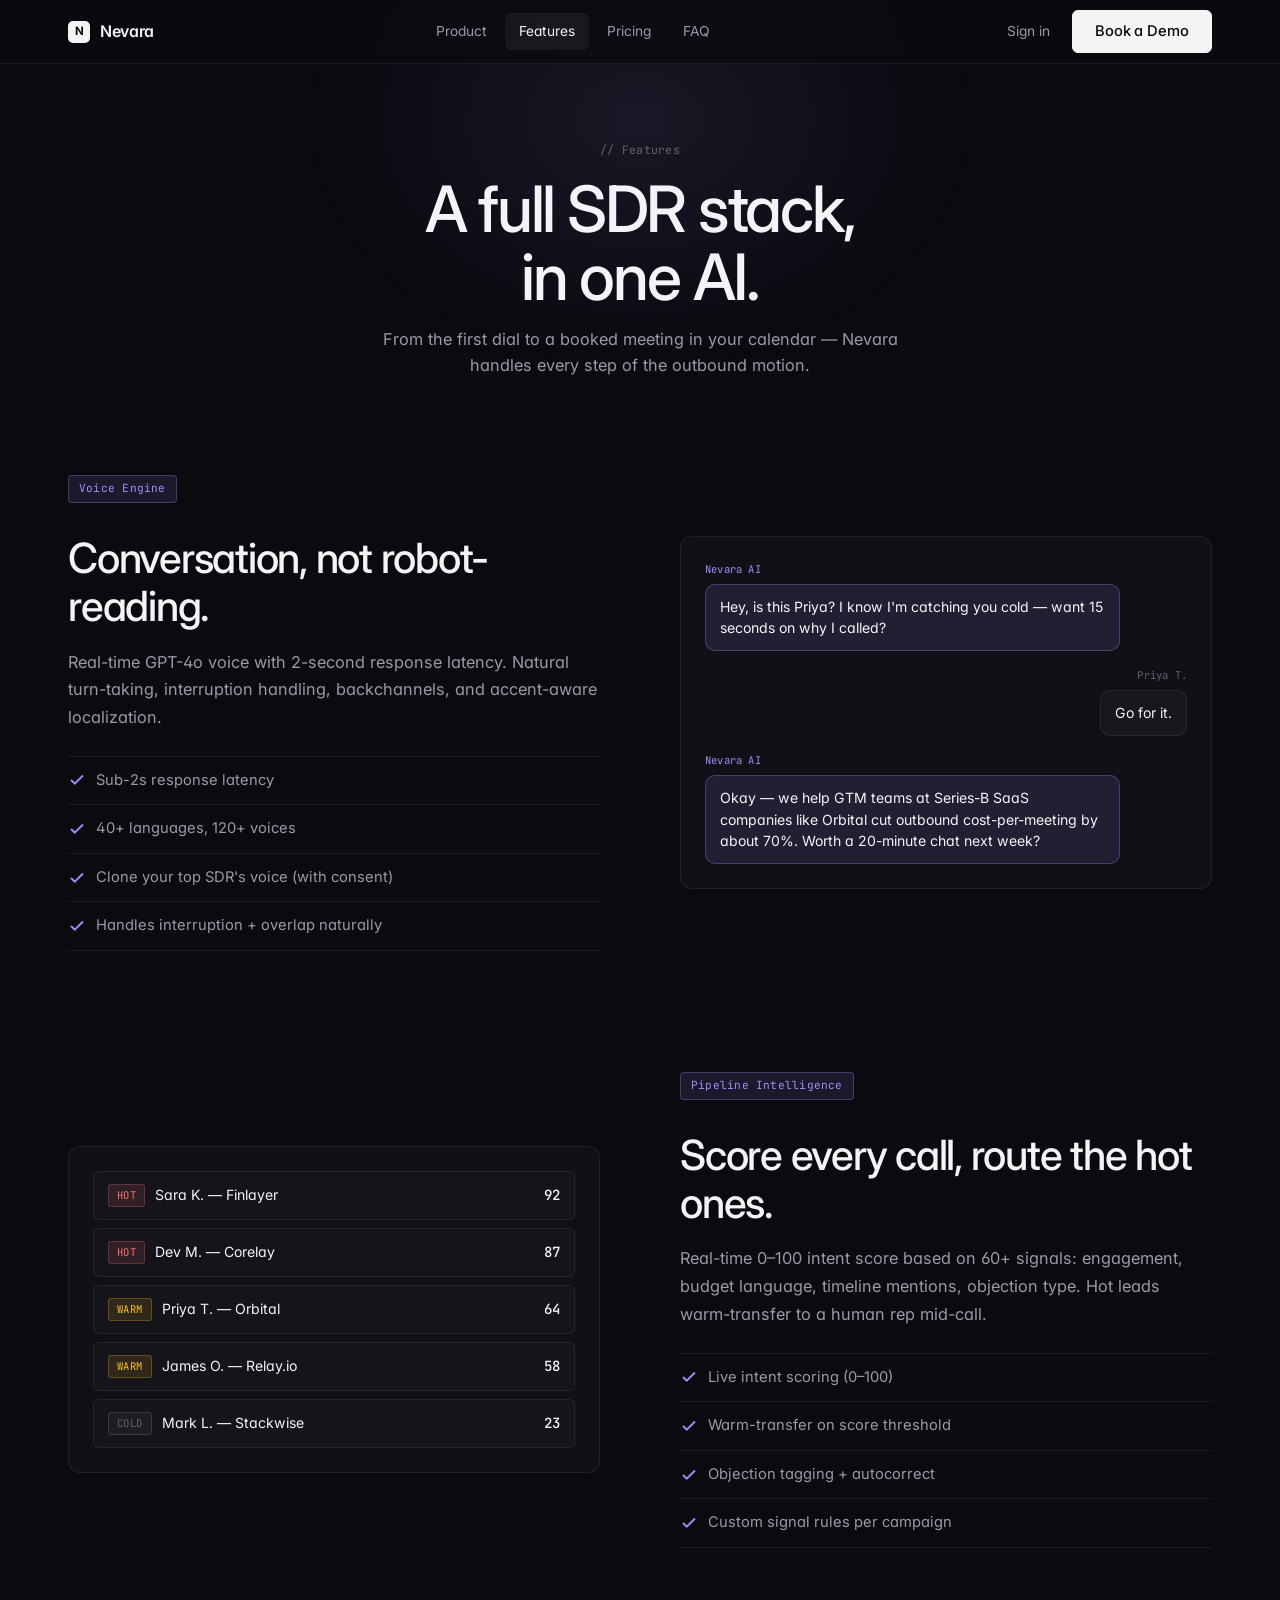
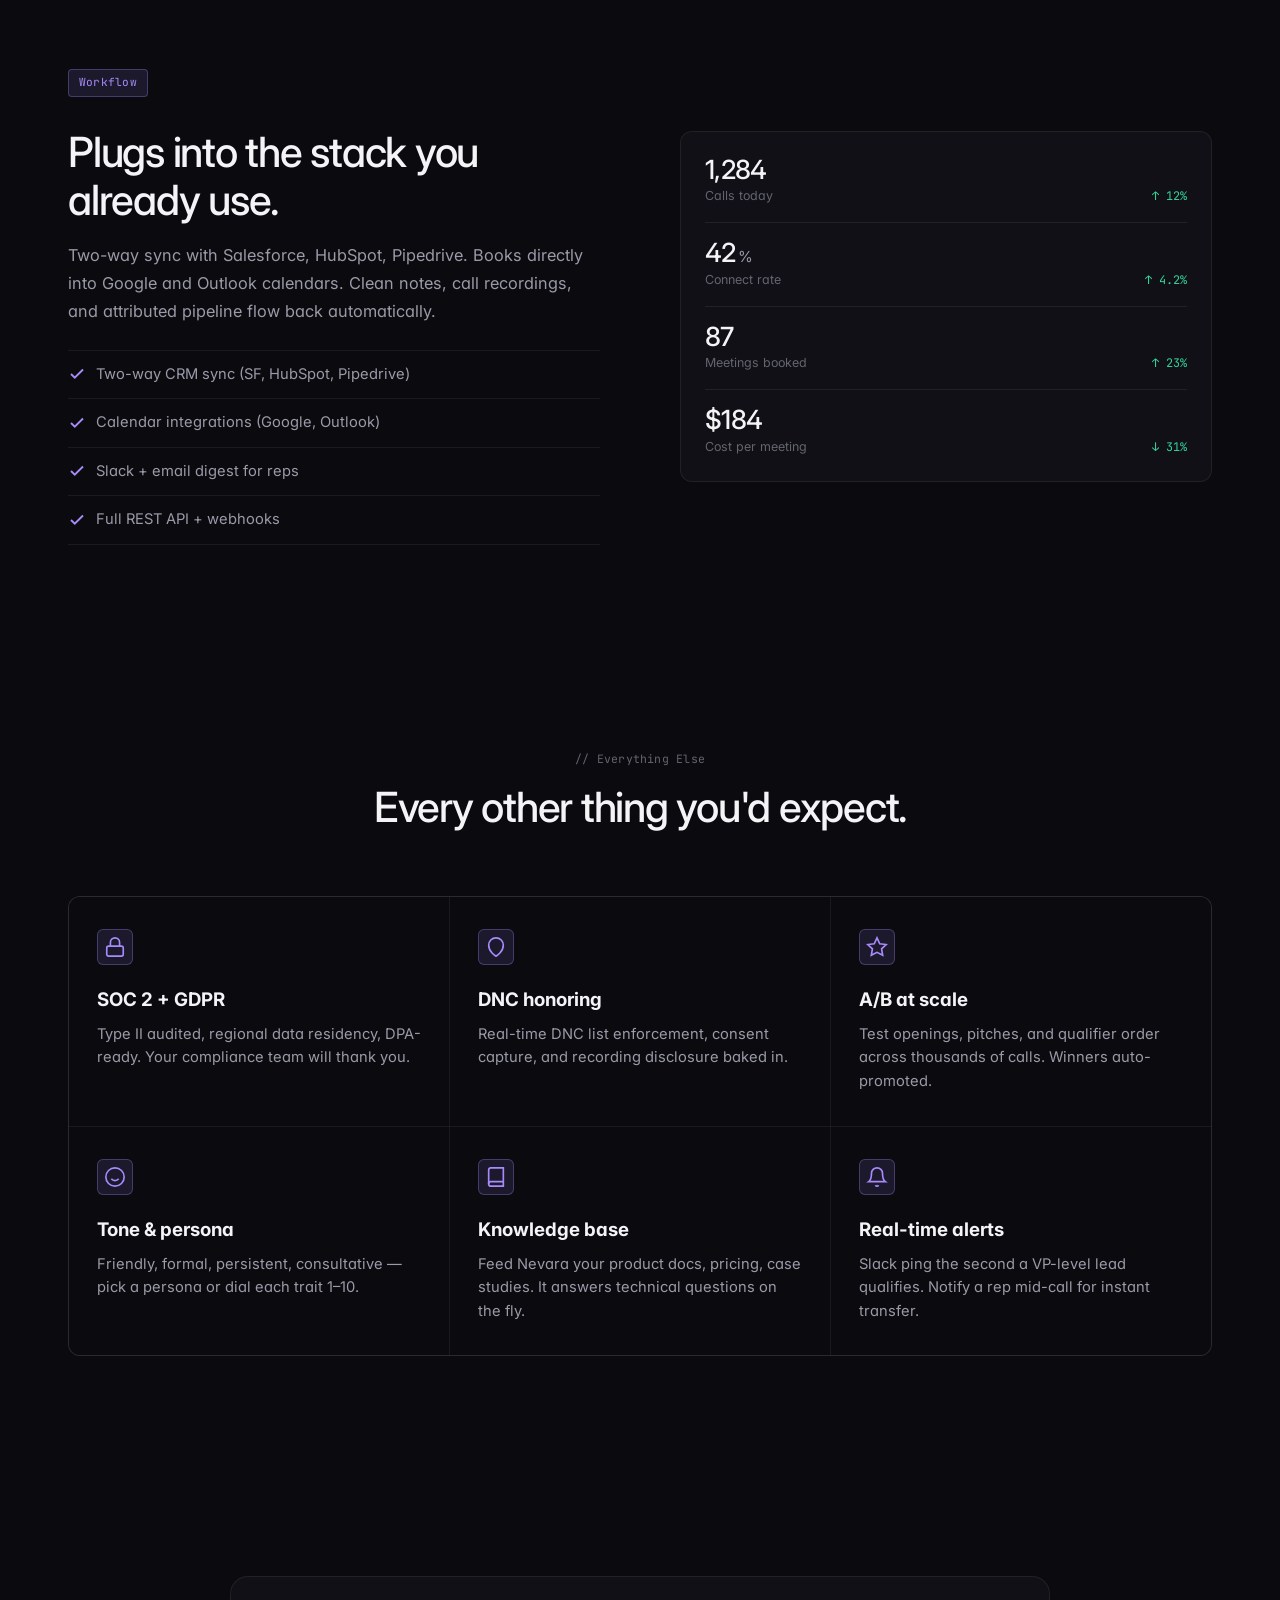
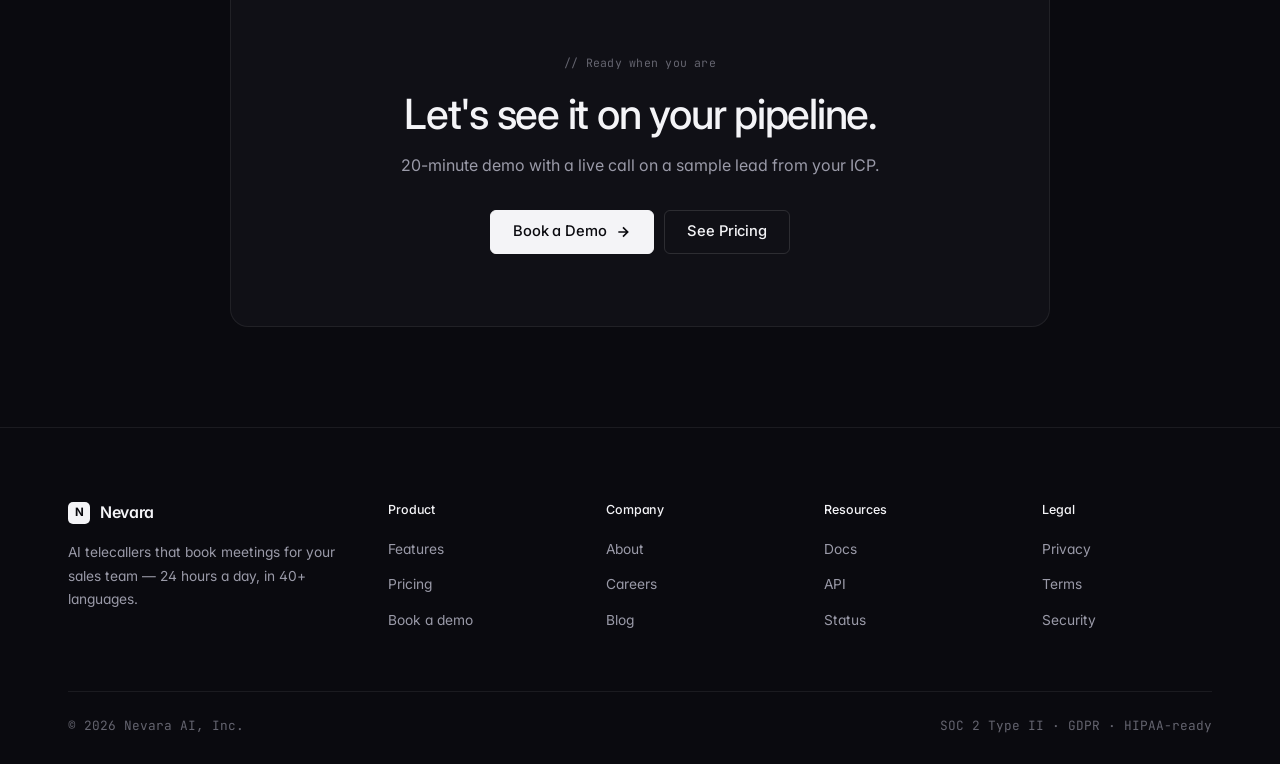
<file: features.html>
<!DOCTYPE html>
<html lang="en">
<head>
  <meta charset="UTF-8" />
  <meta name="viewport" content="width=device-width, initial-scale=1.0" />
  <title>Features — Nevara AI</title>
  <meta name="description" content="Every feature inside Nevara AI — from natural voice to intent scoring, warm transfers, and CRM sync." />
  <link rel="stylesheet" href="style.css" />
</head>
<body>

  <nav class="navbar">
    <div class="nav-inner">
      <a href="index.html" class="nav-logo"><span class="logo-mark">N</span><span>Nevara</span></a>
      <div class="nav-links">
        <a href="index.html">Product</a>
        <a href="features.html" class="active">Features</a>
        <a href="pricing.html">Pricing</a>
        <a href="index.html#faq">FAQ</a>
      </div>
      <div class="nav-actions">
        <a href="demo.html" class="sign-in">Sign in</a>
        <a href="demo.html" class="btn btn-primary btn-lg">Book a Demo</a>
        <button class="nav-burger" id="nav-burger" aria-label="Open menu"><span></span><span></span><span></span></button>
      </div>
    </div>
  </nav>

  <div class="mobile-nav" id="mobile-nav">
    <button class="mobile-nav-close" id="mobile-nav-close">&times;</button>
    <a href="index.html">Product</a>
    <a href="features.html">Features</a>
    <a href="pricing.html">Pricing</a>
    <a href="demo.html">Book a Demo</a>
  </div>

  <section class="page-hero">
    <div class="container">
      <span class="overline">// Features</span>
      <h1 class="h1">A full SDR stack,<br>in one AI.</h1>
      <p>From the first dial to a booked meeting in your calendar — Nevara handles every step of the outbound motion.</p>
    </div>
  </section>

  <!-- Voice & Conversation -->
  <section style="padding-top: 40px;">
    <div class="container">
      <div class="feature-row">
        <div class="reveal">
          <span class="badge-chip">Voice Engine</span>
          <h2 class="h2" style="margin-top:14px;">Conversation, not robot-reading.</h2>
          <p>Real-time GPT-4o voice with 2-second response latency. Natural turn-taking, interruption handling, backchannels, and accent-aware localization.</p>
          <ul class="feature-checks">
            <li><svg width="18" height="18" viewBox="0 0 24 24" fill="none" stroke="currentColor" stroke-width="2.5"><polyline points="20 6 9 17 4 12"/></svg>Sub-2s response latency</li>
            <li><svg width="18" height="18" viewBox="0 0 24 24" fill="none" stroke="currentColor" stroke-width="2.5"><polyline points="20 6 9 17 4 12"/></svg>40+ languages, 120+ voices</li>
            <li><svg width="18" height="18" viewBox="0 0 24 24" fill="none" stroke="currentColor" stroke-width="2.5"><polyline points="20 6 9 17 4 12"/></svg>Clone your top SDR's voice (with consent)</li>
            <li><svg width="18" height="18" viewBox="0 0 24 24" fill="none" stroke="currentColor" stroke-width="2.5"><polyline points="20 6 9 17 4 12"/></svg>Handles interruption + overlap naturally</li>
          </ul>
        </div>
        <div class="feature-visual reveal reveal-delay-1">
          <div style="display:flex;flex-direction:column;gap:16px;">
            <div class="msg ai">
              <div><div class="who">Nevara AI</div><div class="bubble">Hey, is this Priya? I know I'm catching you cold — want 15 seconds on why I called?</div></div>
            </div>
            <div class="msg user" style="max-width:85%;">
              <div><div class="who">Priya T.</div><div class="bubble">Go for it.</div></div>
            </div>
            <div class="msg ai">
              <div><div class="who">Nevara AI</div><div class="bubble">Okay — we help GTM teams at Series-B SaaS companies like Orbital cut outbound cost-per-meeting by about 70%. Worth a 20-minute chat next week?</div></div>
            </div>
          </div>
        </div>
      </div>

      <div class="feature-row reverse">
        <div class="reveal">
          <span class="badge-chip">Pipeline Intelligence</span>
          <h2 class="h2" style="margin-top:14px;">Score every call, route the hot ones.</h2>
          <p>Real-time 0–100 intent score based on 60+ signals: engagement, budget language, timeline mentions, objection type. Hot leads warm-transfer to a human rep mid-call.</p>
          <ul class="feature-checks">
            <li><svg width="18" height="18" viewBox="0 0 24 24" fill="none" stroke="currentColor" stroke-width="2.5"><polyline points="20 6 9 17 4 12"/></svg>Live intent scoring (0–100)</li>
            <li><svg width="18" height="18" viewBox="0 0 24 24" fill="none" stroke="currentColor" stroke-width="2.5"><polyline points="20 6 9 17 4 12"/></svg>Warm-transfer on score threshold</li>
            <li><svg width="18" height="18" viewBox="0 0 24 24" fill="none" stroke="currentColor" stroke-width="2.5"><polyline points="20 6 9 17 4 12"/></svg>Objection tagging + autocorrect</li>
            <li><svg width="18" height="18" viewBox="0 0 24 24" fill="none" stroke="currentColor" stroke-width="2.5"><polyline points="20 6 9 17 4 12"/></svg>Custom signal rules per campaign</li>
          </ul>
        </div>
        <div class="feature-visual reveal reveal-delay-1">
          <div class="intent-list">
            <div class="intent-row"><div class="label-col"><span class="tag hot">HOT</span><span>Sara K. — Finlayer</span></div><span class="score">92</span></div>
            <div class="intent-row"><div class="label-col"><span class="tag hot">HOT</span><span>Dev M. — Corelay</span></div><span class="score">87</span></div>
            <div class="intent-row"><div class="label-col"><span class="tag warm">WARM</span><span>Priya T. — Orbital</span></div><span class="score">64</span></div>
            <div class="intent-row"><div class="label-col"><span class="tag warm">WARM</span><span>James O. — Relay.io</span></div><span class="score">58</span></div>
            <div class="intent-row"><div class="label-col"><span class="tag cold">COLD</span><span>Mark L. — Stackwise</span></div><span class="score">23</span></div>
          </div>
        </div>
      </div>

      <div class="feature-row">
        <div class="reveal">
          <span class="badge-chip">Workflow</span>
          <h2 class="h2" style="margin-top:14px;">Plugs into the stack you already use.</h2>
          <p>Two-way sync with Salesforce, HubSpot, Pipedrive. Books directly into Google and Outlook calendars. Clean notes, call recordings, and attributed pipeline flow back automatically.</p>
          <ul class="feature-checks">
            <li><svg width="18" height="18" viewBox="0 0 24 24" fill="none" stroke="currentColor" stroke-width="2.5"><polyline points="20 6 9 17 4 12"/></svg>Two-way CRM sync (SF, HubSpot, Pipedrive)</li>
            <li><svg width="18" height="18" viewBox="0 0 24 24" fill="none" stroke="currentColor" stroke-width="2.5"><polyline points="20 6 9 17 4 12"/></svg>Calendar integrations (Google, Outlook)</li>
            <li><svg width="18" height="18" viewBox="0 0 24 24" fill="none" stroke="currentColor" stroke-width="2.5"><polyline points="20 6 9 17 4 12"/></svg>Slack + email digest for reps</li>
            <li><svg width="18" height="18" viewBox="0 0 24 24" fill="none" stroke="currentColor" stroke-width="2.5"><polyline points="20 6 9 17 4 12"/></svg>Full REST API + webhooks</li>
          </ul>
        </div>
        <div class="feature-visual reveal reveal-delay-1">
          <div class="dash-stat"><div><div class="n">1,284</div><div class="lbl">Calls today</div></div><div class="delta">↑ 12%</div></div>
          <div class="dash-stat"><div><div class="n">42<small>%</small></div><div class="lbl">Connect rate</div></div><div class="delta">↑ 4.2%</div></div>
          <div class="dash-stat"><div><div class="n">87</div><div class="lbl">Meetings booked</div></div><div class="delta">↑ 23%</div></div>
          <div class="dash-stat"><div><div class="n">$184</div><div class="lbl">Cost per meeting</div></div><div class="delta">↓ 31%</div></div>
        </div>
      </div>
    </div>
  </section>

  <!-- Capabilities grid -->
  <section>
    <div class="container">
      <div class="section-head center reveal">
        <span class="overline">// Everything Else</span>
        <h2 class="h2">Every other thing you'd expect.</h2>
      </div>
      <div class="features-grid">
        <div class="feature-card reveal reveal-delay-1">
          <div class="feature-icon"><svg width="22" height="22" viewBox="0 0 24 24" fill="none" stroke="currentColor" stroke-width="1.8"><rect x="3" y="11" width="18" height="11" rx="2"/><path d="M7 11V7a5 5 0 0 1 10 0v4"/></svg></div>
          <h3>SOC 2 + GDPR</h3>
          <p>Type II audited, regional data residency, DPA-ready. Your compliance team will thank you.</p>
        </div>
        <div class="feature-card reveal reveal-delay-2">
          <div class="feature-icon"><svg width="22" height="22" viewBox="0 0 24 24" fill="none" stroke="currentColor" stroke-width="1.8"><path d="M12 22s-8-4.5-8-11.8A8 8 0 0 1 12 2a8 8 0 0 1 8 8.2C20 17.5 12 22 12 22z"/></svg></div>
          <h3>DNC honoring</h3>
          <p>Real-time DNC list enforcement, consent capture, and recording disclosure baked in.</p>
        </div>
        <div class="feature-card reveal reveal-delay-3">
          <div class="feature-icon"><svg width="22" height="22" viewBox="0 0 24 24" fill="none" stroke="currentColor" stroke-width="1.8"><polygon points="12 2 15 8.5 22 9.3 17 14 18.2 21 12 17.8 5.8 21 7 14 2 9.3 9 8.5"/></svg></div>
          <h3>A/B at scale</h3>
          <p>Test openings, pitches, and qualifier order across thousands of calls. Winners auto-promoted.</p>
        </div>
        <div class="feature-card reveal reveal-delay-1">
          <div class="feature-icon"><svg width="22" height="22" viewBox="0 0 24 24" fill="none" stroke="currentColor" stroke-width="1.8"><path d="M12 22c5.52 0 10-4.48 10-10S17.52 2 12 2 2 6.48 2 12s4.48 10 10 10z"/><path d="M8 14s1.5 2 4 2 4-2 4-2M9 9h.01M15 9h.01"/></svg></div>
          <h3>Tone & persona</h3>
          <p>Friendly, formal, persistent, consultative — pick a persona or dial each trait 1–10.</p>
        </div>
        <div class="feature-card reveal reveal-delay-2">
          <div class="feature-icon"><svg width="22" height="22" viewBox="0 0 24 24" fill="none" stroke="currentColor" stroke-width="1.8"><path d="M4 19.5A2.5 2.5 0 0 1 6.5 17H20"/><path d="M6.5 2H20v20H6.5A2.5 2.5 0 0 1 4 19.5v-15A2.5 2.5 0 0 1 6.5 2z"/></svg></div>
          <h3>Knowledge base</h3>
          <p>Feed Nevara your product docs, pricing, case studies. It answers technical questions on the fly.</p>
        </div>
        <div class="feature-card reveal reveal-delay-3">
          <div class="feature-icon"><svg width="22" height="22" viewBox="0 0 24 24" fill="none" stroke="currentColor" stroke-width="1.8"><path d="M18 8A6 6 0 0 0 6 8c0 7-3 9-3 9h18s-3-2-3-9"/><path d="M13.73 21a2 2 0 0 1-3.46 0"/></svg></div>
          <h3>Real-time alerts</h3>
          <p>Slack ping the second a VP-level lead qualifies. Notify a rep mid-call for instant transfer.</p>
        </div>
      </div>
    </div>
  </section>

  <!-- CTA -->
  <section class="cta-section">
    <div class="container">
      <div class="cta-card">
        <span class="overline">// Ready when you are</span>
        <h2 class="h2" style="margin-top:16px;">Let's see it on your pipeline.</h2>
        <p>20-minute demo with a live call on a sample lead from your ICP.</p>
        <div class="cta-actions">
          <a href="demo.html" class="btn btn-primary btn-lg btn-arrow">
            Book a Demo
            <svg class="arr" width="16" height="16" viewBox="0 0 24 24" fill="none" stroke="currentColor" stroke-width="2.5"><path d="M5 12h14M12 5l7 7-7 7"/></svg>
          </a>
          <a href="pricing.html" class="btn btn-outline btn-lg">See Pricing</a>
        </div>
      </div>
    </div>
  </section>

  <footer class="footer">
    <div class="container">
      <div class="footer-grid">
        <div class="footer-brand">
          <a href="index.html" class="nav-logo"><span class="logo-mark">N</span><span>Nevara</span></a>
          <p>AI telecallers that book meetings for your sales team — 24 hours a day, in 40+ languages.</p>
        </div>
        <div class="footer-col"><h4>Product</h4><ul>
          <li><a href="features.html">Features</a></li>
          <li><a href="pricing.html">Pricing</a></li>
          <li><a href="demo.html">Book a demo</a></li>
        </ul></div>
        <div class="footer-col"><h4>Company</h4><ul>
          <li><a href="#">About</a></li>
          <li><a href="#">Careers</a></li>
          <li><a href="#">Blog</a></li>
        </ul></div>
        <div class="footer-col"><h4>Resources</h4><ul>
          <li><a href="#">Docs</a></li>
          <li><a href="#">API</a></li>
          <li><a href="#">Status</a></li>
        </ul></div>
        <div class="footer-col"><h4>Legal</h4><ul>
          <li><a href="#">Privacy</a></li>
          <li><a href="#">Terms</a></li>
          <li><a href="#">Security</a></li>
        </ul></div>
      </div>
      <div class="footer-bot">
        <div>© 2026 Nevara AI, Inc.</div>
        <div>SOC 2 Type II · GDPR · HIPAA-ready</div>
      </div>
    </div>
  </footer>

  <script src="script.js"></script>
</body>
</html>
</file>
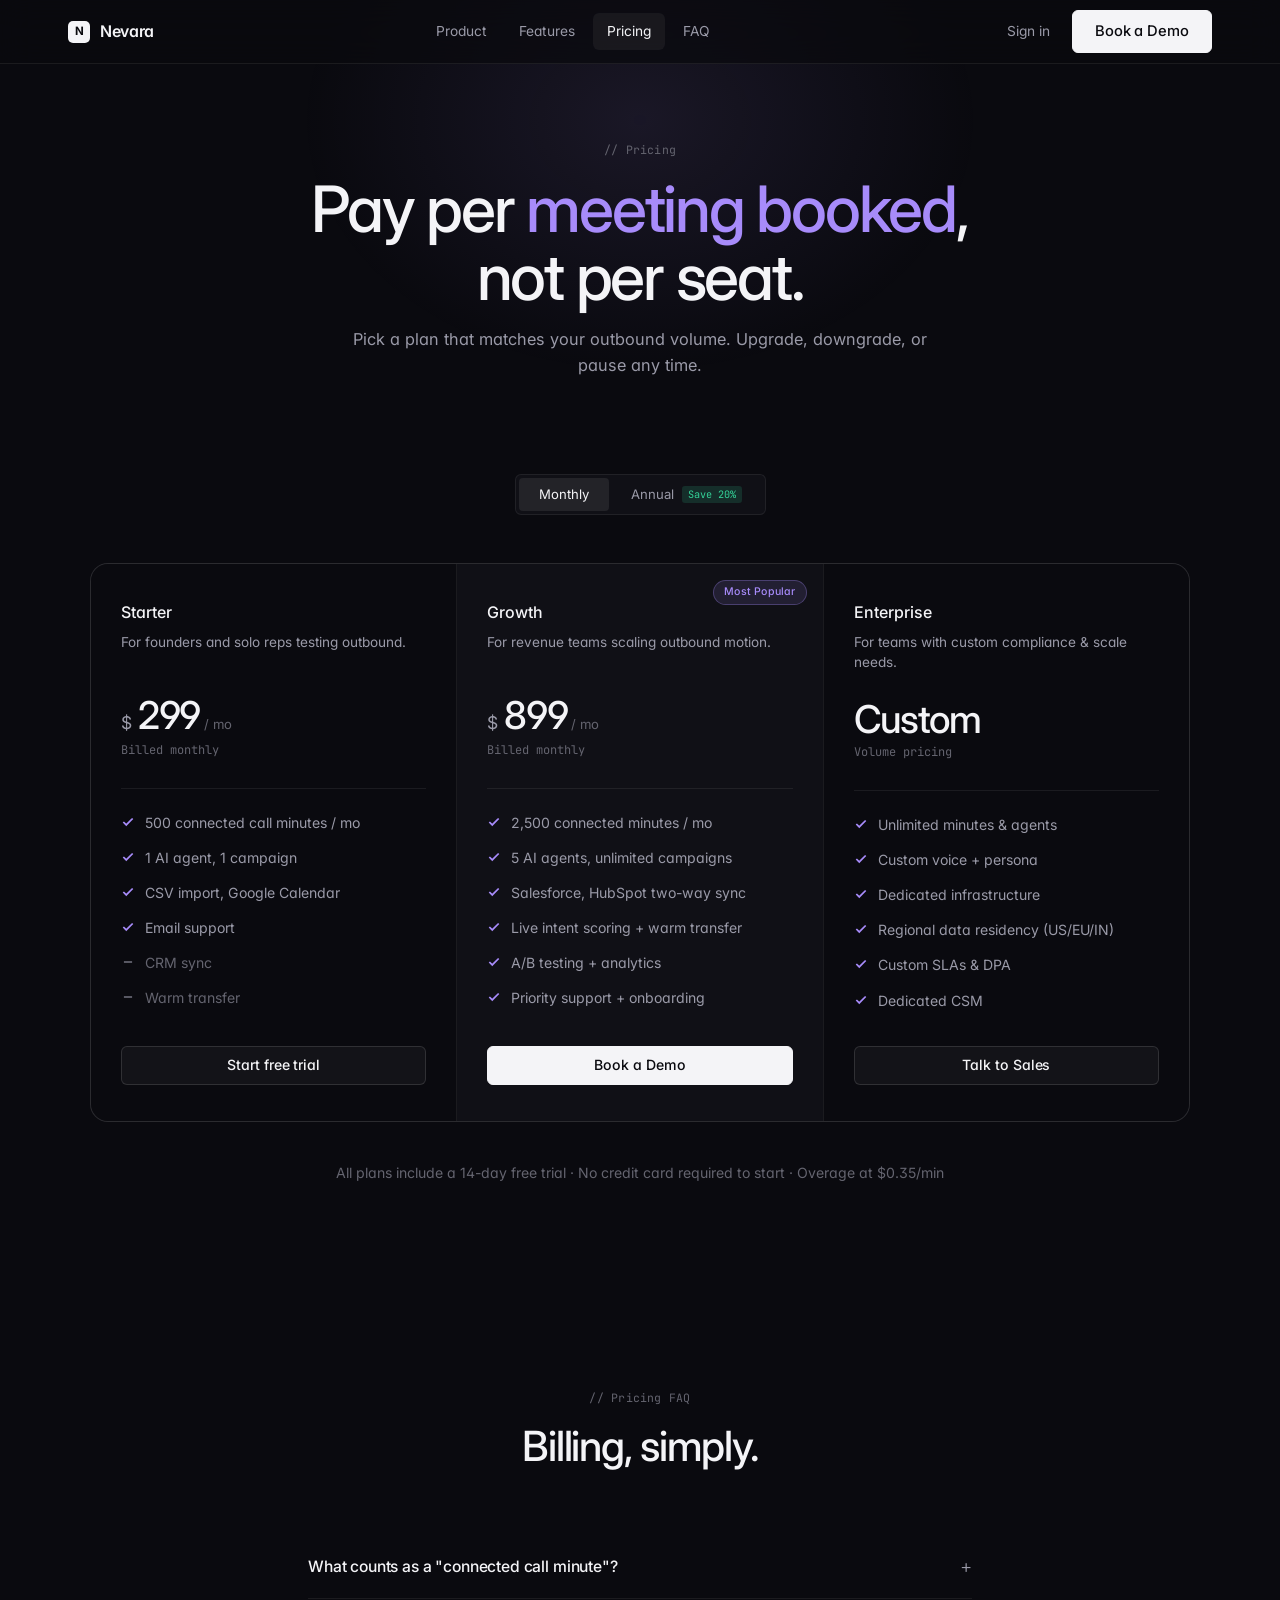
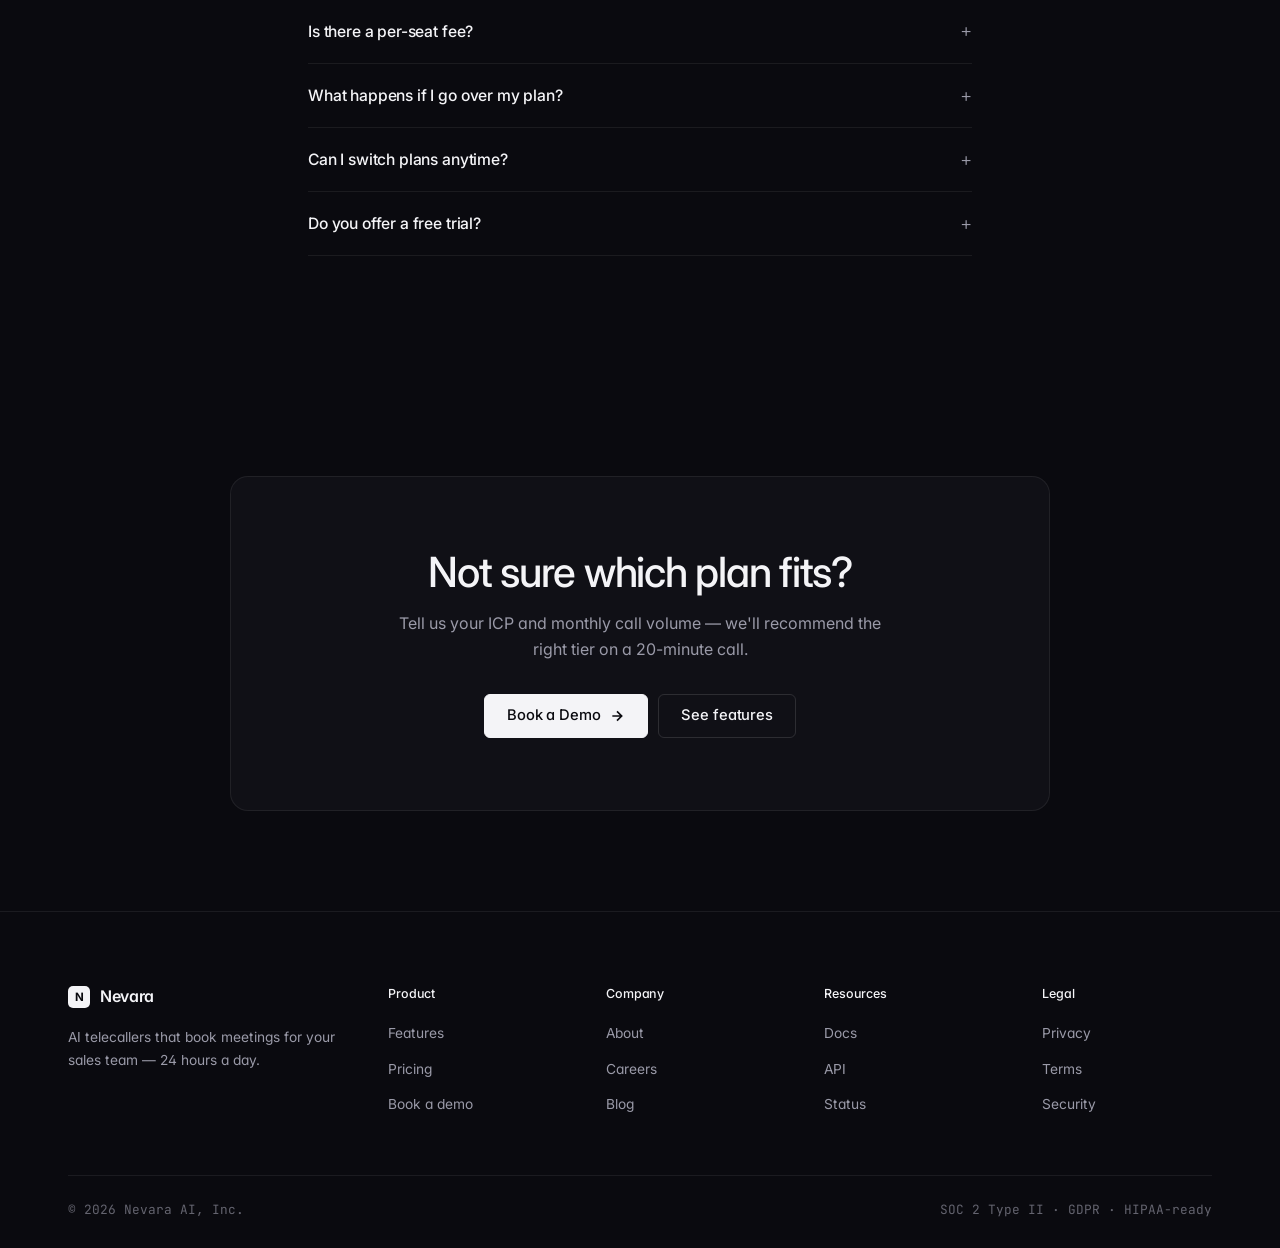
<file: pricing.html>
<!DOCTYPE html>
<html lang="en">
<head>
  <meta charset="UTF-8" />
  <meta name="viewport" content="width=device-width, initial-scale=1.0" />
  <title>Pricing — Nevara AI</title>
  <meta name="description" content="Simple, usage-based pricing. Pay only for connected calls. No per-seat fees." />
  <link rel="stylesheet" href="style.css" />
</head>
<body>

  <nav class="navbar">
    <div class="nav-inner">
      <a href="index.html" class="nav-logo"><span class="logo-mark">N</span><span>Nevara</span></a>
      <div class="nav-links">
        <a href="index.html">Product</a>
        <a href="features.html">Features</a>
        <a href="pricing.html" class="active">Pricing</a>
        <a href="index.html#faq">FAQ</a>
      </div>
      <div class="nav-actions">
        <a href="demo.html" class="sign-in">Sign in</a>
        <a href="demo.html" class="btn btn-primary btn-lg">Book a Demo</a>
        <button class="nav-burger" id="nav-burger" aria-label="Open menu"><span></span><span></span><span></span></button>
      </div>
    </div>
  </nav>

  <div class="mobile-nav" id="mobile-nav">
    <button class="mobile-nav-close" id="mobile-nav-close">&times;</button>
    <a href="index.html">Product</a>
    <a href="features.html">Features</a>
    <a href="pricing.html">Pricing</a>
    <a href="demo.html">Book a Demo</a>
  </div>

  <section class="page-hero">
    <div class="container">
      <span class="overline">// Pricing</span>
      <h1 class="h1">Pay per <span class="gradient-text">meeting booked</span>,<br>not per seat.</h1>
      <p>Pick a plan that matches your outbound volume. Upgrade, downgrade, or pause any time.</p>
    </div>
  </section>

  <section style="padding-top: 40px;">
    <div class="container">
      <div style="text-align:center;">
        <div class="pricing-toggle">
          <button class="active" data-mode="monthly">Monthly</button>
          <button data-mode="annual">Annual <span class="save">Save 20%</span></button>
        </div>
      </div>

      <div class="pricing-grid">
        <!-- Starter -->
        <div class="price-card reveal reveal-delay-1">
          <div class="tier">Starter</div>
          <div class="tier-desc">For founders and solo reps testing outbound.</div>
          <div class="price-amount">
            <span class="c">$</span>
            <span class="n" data-monthly="299" data-annual="239">299</span>
            <span class="u">/ mo</span>
          </div>
          <div class="billing" data-billing>Billed monthly</div>
          <ul class="price-features">
            <li><svg width="14" height="14" viewBox="0 0 24 24" fill="none" stroke="currentColor" stroke-width="3"><polyline points="20 6 9 17 4 12"/></svg>500 connected call minutes / mo</li>
            <li><svg width="14" height="14" viewBox="0 0 24 24" fill="none" stroke="currentColor" stroke-width="3"><polyline points="20 6 9 17 4 12"/></svg>1 AI agent, 1 campaign</li>
            <li><svg width="14" height="14" viewBox="0 0 24 24" fill="none" stroke="currentColor" stroke-width="3"><polyline points="20 6 9 17 4 12"/></svg>CSV import, Google Calendar</li>
            <li><svg width="14" height="14" viewBox="0 0 24 24" fill="none" stroke="currentColor" stroke-width="3"><polyline points="20 6 9 17 4 12"/></svg>Email support</li>
            <li class="muted"><svg width="14" height="14" viewBox="0 0 24 24" fill="none" stroke="currentColor" stroke-width="3"><line x1="5" y1="12" x2="19" y2="12"/></svg>CRM sync</li>
            <li class="muted"><svg width="14" height="14" viewBox="0 0 24 24" fill="none" stroke="currentColor" stroke-width="3"><line x1="5" y1="12" x2="19" y2="12"/></svg>Warm transfer</li>
          </ul>
          <a href="demo.html" class="btn btn-ghost">Start free trial</a>
        </div>

        <!-- Growth (featured) -->
        <div class="price-card featured reveal reveal-delay-2">
          <div class="tier">Growth</div>
          <div class="tier-desc">For revenue teams scaling outbound motion.</div>
          <div class="price-amount">
            <span class="c">$</span>
            <span class="n" data-monthly="899" data-annual="719">899</span>
            <span class="u">/ mo</span>
          </div>
          <div class="billing" data-billing>Billed monthly</div>
          <ul class="price-features">
            <li><svg width="14" height="14" viewBox="0 0 24 24" fill="none" stroke="currentColor" stroke-width="3"><polyline points="20 6 9 17 4 12"/></svg>2,500 connected minutes / mo</li>
            <li><svg width="14" height="14" viewBox="0 0 24 24" fill="none" stroke="currentColor" stroke-width="3"><polyline points="20 6 9 17 4 12"/></svg>5 AI agents, unlimited campaigns</li>
            <li><svg width="14" height="14" viewBox="0 0 24 24" fill="none" stroke="currentColor" stroke-width="3"><polyline points="20 6 9 17 4 12"/></svg>Salesforce, HubSpot two-way sync</li>
            <li><svg width="14" height="14" viewBox="0 0 24 24" fill="none" stroke="currentColor" stroke-width="3"><polyline points="20 6 9 17 4 12"/></svg>Live intent scoring + warm transfer</li>
            <li><svg width="14" height="14" viewBox="0 0 24 24" fill="none" stroke="currentColor" stroke-width="3"><polyline points="20 6 9 17 4 12"/></svg>A/B testing + analytics</li>
            <li><svg width="14" height="14" viewBox="0 0 24 24" fill="none" stroke="currentColor" stroke-width="3"><polyline points="20 6 9 17 4 12"/></svg>Priority support + onboarding</li>
          </ul>
          <a href="demo.html" class="btn btn-primary">Book a Demo</a>
        </div>

        <!-- Enterprise -->
        <div class="price-card reveal reveal-delay-3">
          <div class="tier">Enterprise</div>
          <div class="tier-desc">For teams with custom compliance & scale needs.</div>
          <div class="price-amount">
            <span class="n">Custom</span>
          </div>
          <div class="billing">Volume pricing</div>
          <ul class="price-features">
            <li><svg width="14" height="14" viewBox="0 0 24 24" fill="none" stroke="currentColor" stroke-width="3"><polyline points="20 6 9 17 4 12"/></svg>Unlimited minutes & agents</li>
            <li><svg width="14" height="14" viewBox="0 0 24 24" fill="none" stroke="currentColor" stroke-width="3"><polyline points="20 6 9 17 4 12"/></svg>Custom voice + persona</li>
            <li><svg width="14" height="14" viewBox="0 0 24 24" fill="none" stroke="currentColor" stroke-width="3"><polyline points="20 6 9 17 4 12"/></svg>Dedicated infrastructure</li>
            <li><svg width="14" height="14" viewBox="0 0 24 24" fill="none" stroke="currentColor" stroke-width="3"><polyline points="20 6 9 17 4 12"/></svg>Regional data residency (US/EU/IN)</li>
            <li><svg width="14" height="14" viewBox="0 0 24 24" fill="none" stroke="currentColor" stroke-width="3"><polyline points="20 6 9 17 4 12"/></svg>Custom SLAs & DPA</li>
            <li><svg width="14" height="14" viewBox="0 0 24 24" fill="none" stroke="currentColor" stroke-width="3"><polyline points="20 6 9 17 4 12"/></svg>Dedicated CSM</li>
          </ul>
          <a href="demo.html" class="btn btn-ghost">Talk to Sales</a>
        </div>
      </div>

      <p style="text-align:center;color:var(--text-dim);font-size:0.88rem;margin-top:40px;">
        All plans include a 14-day free trial · No credit card required to start · Overage at $0.35/min
      </p>
    </div>
  </section>

  <!-- Compare / FAQ -->
  <section id="faq">
    <div class="container-sm">
      <div class="section-head center reveal">
        <span class="overline">// Pricing FAQ</span>
        <h2 class="h2">Billing, simply.</h2>
      </div>
      <div class="faq-list">
        <div class="faq-item">
          <button class="faq-head">What counts as a "connected call minute"?<span class="plus">+</span></button>
          <div class="faq-body"><div>Only conversations that connect to a human and last ≥ 20 seconds. Voicemails, unanswered calls, and wrong numbers are free.</div></div>
        </div>
        <div class="faq-item">
          <button class="faq-head">Is there a per-seat fee?<span class="plus">+</span></button>
          <div class="faq-body"><div>Never. Add as many teammates to the dashboard as you want — you only pay for connected minutes.</div></div>
        </div>
        <div class="faq-item">
          <button class="faq-head">What happens if I go over my plan?<span class="plus">+</span></button>
          <div class="faq-body"><div>Overage is billed at $0.35/min on Starter, $0.28/min on Growth. You can set a monthly cap to avoid surprises.</div></div>
        </div>
        <div class="faq-item">
          <button class="faq-head">Can I switch plans anytime?<span class="plus">+</span></button>
          <div class="faq-body"><div>Yes — upgrade, downgrade, or pause in one click. Annual plans prorate on upgrade.</div></div>
        </div>
        <div class="faq-item">
          <button class="faq-head">Do you offer a free trial?<span class="plus">+</span></button>
          <div class="faq-body"><div>Every plan starts with 14 days and 150 free minutes. No credit card required.</div></div>
        </div>
      </div>
    </div>
  </section>

  <!-- CTA -->
  <section class="cta-section">
    <div class="container">
      <div class="cta-card">
        <h2 class="h2">Not sure which plan fits?</h2>
        <p>Tell us your ICP and monthly call volume — we'll recommend the right tier on a 20-minute call.</p>
        <div class="cta-actions">
          <a href="demo.html" class="btn btn-primary btn-lg btn-arrow">
            Book a Demo
            <svg class="arr" width="16" height="16" viewBox="0 0 24 24" fill="none" stroke="currentColor" stroke-width="2.5"><path d="M5 12h14M12 5l7 7-7 7"/></svg>
          </a>
          <a href="features.html" class="btn btn-outline btn-lg">See features</a>
        </div>
      </div>
    </div>
  </section>

  <footer class="footer">
    <div class="container">
      <div class="footer-grid">
        <div class="footer-brand">
          <a href="index.html" class="nav-logo"><span class="logo-mark">N</span><span>Nevara</span></a>
          <p>AI telecallers that book meetings for your sales team — 24 hours a day.</p>
        </div>
        <div class="footer-col"><h4>Product</h4><ul>
          <li><a href="features.html">Features</a></li>
          <li><a href="pricing.html">Pricing</a></li>
          <li><a href="demo.html">Book a demo</a></li>
        </ul></div>
        <div class="footer-col"><h4>Company</h4><ul>
          <li><a href="#">About</a></li>
          <li><a href="#">Careers</a></li>
          <li><a href="#">Blog</a></li>
        </ul></div>
        <div class="footer-col"><h4>Resources</h4><ul>
          <li><a href="#">Docs</a></li>
          <li><a href="#">API</a></li>
          <li><a href="#">Status</a></li>
        </ul></div>
        <div class="footer-col"><h4>Legal</h4><ul>
          <li><a href="#">Privacy</a></li>
          <li><a href="#">Terms</a></li>
          <li><a href="#">Security</a></li>
        </ul></div>
      </div>
      <div class="footer-bot">
        <div>© 2026 Nevara AI, Inc.</div>
        <div>SOC 2 Type II · GDPR · HIPAA-ready</div>
      </div>
    </div>
  </footer>

  <script src="script.js"></script>
</body>
</html>
</file>
<file: style.css>
/* ===========================
   NEVARA — MINIMAL TOKENS
=========================== */
@import url('https://fonts.googleapis.com/css2?family=Inter:wght@300;400;450;500;600;700&family=JetBrains+Mono:wght@400;500&display=swap');

:root {
  --bg:          #0A0A0F;
  --bg-1:        #101016;
  --bg-2:        #15151D;
  --line:        rgba(255,255,255,0.07);
  --line-2:      rgba(255,255,255,0.12);
  --line-3:      rgba(255,255,255,0.2);

  --text:        #F4F4F7;
  --text-mute:   #9A9AA8;
  --text-dim:    #64646F;

  --accent:      #A78BFA;
  --accent-soft: rgba(167, 139, 250, 0.12);
  --accent-line: rgba(167, 139, 250, 0.3);

  --ok:          #34D399;
  --warn:        #FBBF24;
  --err:         #F87171;

  --font-sans:   'Inter', system-ui, -apple-system, sans-serif;
  --font-mono:   'JetBrains Mono', ui-monospace, 'SF Mono', monospace;

  --radius-sm:   6px;
  --radius-md:   12px;
  --radius-lg:   18px;

  --ease:        0.25s cubic-bezier(0.4, 0, 0.2, 1);
  --ease-slow:   0.55s cubic-bezier(0.4, 0, 0.2, 1);

  --max-width:   1200px;
  --nav-h:       64px;
}

*, *::before, *::after { box-sizing: border-box; margin: 0; padding: 0; }
html { scroll-behavior: smooth; font-size: 16px; }
body {
  font-family: var(--font-sans);
  background: var(--bg);
  color: var(--text);
  line-height: 1.6;
  font-weight: 400;
  font-feature-settings: "ss01", "cv11";
  -webkit-font-smoothing: antialiased;
  overflow-x: hidden;
}
/* Single subtle ambient glow (no rainbow) */
body::before {
  content: ''; position: fixed; top: -20%; left: 50%;
  width: 800px; height: 600px;
  transform: translateX(-50%);
  background: radial-gradient(ellipse at center, rgba(167,139,250,0.1), transparent 60%);
  pointer-events: none; z-index: 0;
}

img { max-width: 100%; display: block; }
a { text-decoration: none; color: inherit; transition: color var(--ease); }
ul { list-style: none; }
button { font-family: inherit; }
:focus-visible { outline: 2px solid var(--accent); outline-offset: 3px; border-radius: 4px; }

/* ===========================
   TYPOGRAPHY
=========================== */
.h1 {
  font-size: clamp(2.4rem, 5.5vw, 4rem);
  font-weight: 500; line-height: 1.05;
  letter-spacing: -0.035em;
}
.h2 {
  font-size: clamp(1.8rem, 3.5vw, 2.6rem);
  font-weight: 500; line-height: 1.15;
  letter-spacing: -0.03em;
}
.h3 {
  font-size: 1.15rem; font-weight: 500;
  line-height: 1.4; letter-spacing: -0.015em;
}

.gradient-text, .grad {
  color: var(--accent);
  font-weight: 500;
}

.overline {
  font-family: var(--font-mono);
  font-size: 0.72rem; font-weight: 400;
  letter-spacing: 0.02em;
  color: var(--text-dim);
}
.overline { color: var(--text-dim); }

.lead {
  font-size: 1.05rem; font-weight: 400;
  color: var(--text-mute); line-height: 1.7;
}
p { color: var(--text-mute); }

/* ===========================
   LAYOUT
=========================== */
.container {
  max-width: var(--max-width);
  margin: 0 auto; padding: 0 28px;
  position: relative; z-index: 1;
}
.container-sm {
  max-width: 720px; margin: 0 auto;
  padding: 0 28px; position: relative; z-index: 1;
}
.text-center { text-align: center; }
.hidden { display: none !important; }

section { padding: 100px 0; position: relative; }

.section-head { margin-bottom: 64px; max-width: 680px; }
.section-head.center { margin: 0 auto 64px; text-align: center; }
.section-head .overline { margin-bottom: 16px; display: inline-block; }
.section-head .h2 { margin-bottom: 16px; }
.section-head p { font-size: 1.02rem; color: var(--text-mute); }

.badge {
  display: inline-flex; align-items: center; gap: 8px;
  padding: 5px 12px 5px 10px;
  border-radius: 100px;
  background: rgba(255,255,255,0.03);
  border: 1px solid var(--line-2);
  font-size: 0.78rem; font-weight: 400;
  color: var(--text-mute);
}
.badge .dot {
  width: 6px; height: 6px; border-radius: 50%;
  background: var(--ok);
  animation: pulse 2s ease-in-out infinite;
}
.badge-chip {
  display: inline-flex; align-items: center;
  padding: 4px 10px;
  background: var(--accent-soft);
  border: 1px solid var(--accent-line);
  color: var(--accent);
  font-family: var(--font-mono); font-size: 0.7rem;
  letter-spacing: 0.02em;
  border-radius: 4px;
}
@keyframes pulse {
  0%, 100% { opacity: 1; }
  50%      { opacity: 0.5; }
}

/* ===========================
   BUTTONS — flat, minimal
=========================== */
.btn {
  display: inline-flex; align-items: center; gap: 8px;
  padding: 10px 18px; border-radius: var(--radius-sm);
  font-size: 0.88rem; font-weight: 500;
  cursor: pointer; border: 1px solid transparent;
  transition: all var(--ease);
  white-space: nowrap;
  letter-spacing: -0.005em;
  background: transparent;
  line-height: 1.2;
}
.btn-primary {
  background: var(--text);
  color: var(--bg);
  border-color: var(--text);
  font-weight: 500;
}
.btn-primary:hover { background: #FFFFFF; border-color: #FFFFFF; }

.btn-ghost {
  background: rgba(255,255,255,0.04);
  border-color: var(--line-2);
  color: var(--text);
}
.btn-ghost:hover { background: rgba(255,255,255,0.07); border-color: var(--line-3); }

.btn-outline {
  background: transparent;
  border-color: var(--line-2);
  color: var(--text);
}
.btn-outline:hover { border-color: var(--line-3); background: rgba(255,255,255,0.04); }

.btn-lg { padding: 12px 22px; font-size: 0.92rem; }
.btn-sm { padding: 8px 14px; font-size: 0.8rem; }

.btn-arrow .arr { transition: transform var(--ease); }
.btn-arrow:hover .arr { transform: translateX(2px); }

/* ===========================
   NAVIGATION
=========================== */
.navbar {
  position: sticky; top: 0; left: 0; right: 0; z-index: 100;
  height: var(--nav-h);
  background: rgba(10, 10, 15, 0.72);
  backdrop-filter: blur(16px);
  -webkit-backdrop-filter: blur(16px);
  border-bottom: 1px solid var(--line);
  display: flex; align-items: center;
}
.nav-inner {
  width: 100%; max-width: var(--max-width); margin: 0 auto;
  padding: 0 28px;
  display: flex; align-items: center; justify-content: space-between; gap: 20px;
}
.nav-logo {
  display: flex; align-items: center; gap: 10px;
  font-weight: 600; font-size: 1rem; letter-spacing: -0.02em;
  color: var(--text);
}
.nav-logo .logo-mark {
  width: 22px; height: 22px; border-radius: 5px;
  background: var(--text);
  color: var(--bg);
  display: flex; align-items: center; justify-content: center;
  font-weight: 700; font-size: 0.72rem;
  letter-spacing: 0;
}

.nav-links {
  display: flex; align-items: center; gap: 4px;
}
.nav-links a {
  color: var(--text-mute); font-size: 0.86rem; font-weight: 400;
  padding: 7px 14px; border-radius: var(--radius-sm);
  transition: all var(--ease);
}
.nav-links a:hover { color: var(--text); }
.nav-links a.active { color: var(--text); background: rgba(255,255,255,0.05); }

.nav-actions { display: flex; align-items: center; gap: 8px; }
.nav-actions a.sign-in {
  font-size: 0.86rem; color: var(--text-mute);
  padding: 7px 14px;
}
.nav-actions a.sign-in:hover { color: var(--text); }

.nav-burger {
  display: none; flex-direction: column; gap: 5px;
  cursor: pointer; padding: 6px; background: none; border: none;
}
.nav-burger span {
  display: block; width: 20px; height: 1.5px;
  background: var(--text); border-radius: 2px;
}

.mobile-nav {
  display: none; position: fixed; inset: 0; z-index: 999;
  background: rgba(10, 10, 15, 0.98);
  backdrop-filter: blur(24px);
  flex-direction: column; align-items: center; justify-content: center; gap: 28px;
}
.mobile-nav.open { display: flex; }
.mobile-nav a {
  color: var(--text); font-size: 1.3rem; font-weight: 500;
  letter-spacing: -0.02em;
}
.mobile-nav a:hover { color: var(--accent); }
.mobile-nav-close {
  position: absolute; top: 20px; right: 24px;
  color: var(--text); font-size: 1.8rem; cursor: pointer; background: none; border: none;
}

/* ===========================
   HERO
=========================== */
.hero {
  padding: 80px 0 100px;
  text-align: center;
  position: relative;
}
.hero-badge { margin-bottom: 28px; }
.hero-title {
  font-size: clamp(2.6rem, 6vw, 4.4rem);
  font-weight: 500; line-height: 1.02;
  letter-spacing: -0.04em;
  max-width: 820px; margin: 0 auto 22px;
  color: var(--text);
}
.hero-title .grad { color: var(--accent); font-weight: 500; font-style: normal; }
.hero-subtitle {
  font-size: 1.08rem; font-weight: 400;
  color: var(--text-mute); line-height: 1.6;
  max-width: 580px; margin: 0 auto 36px;
}
.hero-actions {
  display: flex; gap: 10px; justify-content: center; flex-wrap: wrap;
  margin-bottom: 24px;
}
.hero-trust {
  display: flex; gap: 8px; justify-content: center; align-items: center;
  font-size: 0.8rem; color: var(--text-dim);
}
.hero-trust svg { color: var(--ok); }

/* Hero visual — contained, no spillover */
.hero-visual {
  max-width: 960px; margin: 72px auto 0;
  position: relative;
}
.hero-visual::before {
  content: ''; position: absolute;
  top: -30px; left: 50%; transform: translateX(-50%);
  width: 70%; height: 60%;
  background: radial-gradient(ellipse at center, rgba(167,139,250,0.18), transparent 70%);
  filter: blur(50px);
  pointer-events: none;
  z-index: 0;
}
.call-panel {
  background: linear-gradient(180deg, var(--bg-1) 0%, var(--bg) 100%);
  border: 1px solid var(--line-2);
  border-radius: var(--radius-lg);
  overflow: hidden;
  position: relative; z-index: 1;
}
.call-head {
  padding: 12px 18px;
  border-bottom: 1px solid var(--line);
  display: flex; align-items: center; justify-content: space-between;
  background: rgba(255,255,255,0.02);
}
.call-head .dots { display: flex; gap: 5px; }
.call-head .dots span {
  width: 8px; height: 8px; border-radius: 50%;
  background: rgba(255,255,255,0.12);
}
.call-head .url {
  font-family: var(--font-mono); font-size: 0.76rem; color: var(--text-dim);
}
.call-head .live {
  display: inline-flex; gap: 6px; align-items: center;
  font-family: var(--font-mono); font-size: 0.68rem;
  color: var(--ok);
  letter-spacing: 0.04em;
}
.call-head .live .dot {
  width: 5px; height: 5px; border-radius: 50%;
  background: var(--ok);
  animation: pulse 1.8s ease-in-out infinite;
}

.call-body {
  display: grid; grid-template-columns: 280px 1fr;
  min-height: 420px;
}
.call-side {
  padding: 24px; border-right: 1px solid var(--line);
}
.call-contact {
  display: flex; align-items: center; gap: 12px; margin-bottom: 24px;
}
.call-avatar {
  width: 44px; height: 44px; border-radius: 50%;
  background: linear-gradient(135deg, #6366F1, #A78BFA);
  display: flex; align-items: center; justify-content: center;
  color: var(--bg); font-weight: 600; font-size: 0.92rem;
}
.call-contact .name { font-weight: 500; font-size: 0.92rem; color: var(--text); }
.call-contact .meta { font-size: 0.76rem; color: var(--text-dim); margin-top: 2px; }

.call-stat {
  padding: 12px 0;
  border-top: 1px solid var(--line);
  display: flex; justify-content: space-between; align-items: center;
}
.call-stat .label {
  font-size: 0.72rem; color: var(--text-dim);
  letter-spacing: 0.04em;
  font-family: var(--font-mono);
}
.call-stat .val {
  font-family: var(--font-mono); font-size: 0.82rem;
  color: var(--text); font-weight: 400;
}
.call-stat .val.good { color: var(--ok); }

.waveform {
  display: flex; align-items: center; justify-content: center; gap: 3px;
  height: 24px; margin-top: 20px;
}
.waveform span {
  width: 2px; background: var(--accent);
  border-radius: 1px; opacity: 0.8;
  animation: wave 1.4s ease-in-out infinite;
}
.waveform span:nth-child(1) { height: 30%; animation-delay: 0s; }
.waveform span:nth-child(2) { height: 60%; animation-delay: 0.08s; }
.waveform span:nth-child(3) { height: 90%; animation-delay: 0.16s; }
.waveform span:nth-child(4) { height: 70%; animation-delay: 0.24s; }
.waveform span:nth-child(5) { height: 45%; animation-delay: 0.32s; }
.waveform span:nth-child(6) { height: 80%; animation-delay: 0.40s; }
.waveform span:nth-child(7) { height: 55%; animation-delay: 0.48s; }
.waveform span:nth-child(8) { height: 35%; animation-delay: 0.56s; }
.waveform span:nth-child(9) { height: 70%; animation-delay: 0.64s; }
.waveform span:nth-child(10) { height: 45%; animation-delay: 0.72s; }
@keyframes wave {
  0%, 100% { transform: scaleY(0.3); opacity: 0.4; }
  50%      { transform: scaleY(1);   opacity: 0.9; }
}

.call-transcript {
  padding: 24px;
  display: flex; flex-direction: column; gap: 14px;
}
.msg { max-width: 86%; }
.msg .who {
  font-family: var(--font-mono); font-size: 0.66rem;
  color: var(--text-dim);
  margin-bottom: 6px;
  letter-spacing: 0.02em;
}
.msg .bubble {
  padding: 11px 14px;
  border-radius: 10px;
  font-size: 0.88rem; line-height: 1.55;
  color: var(--text);
  border: 1px solid var(--line);
}
.msg.ai .who { color: var(--accent); }
.msg.ai .bubble {
  background: var(--accent-soft);
  border-color: var(--accent-line);
}
.msg.user { align-self: flex-end; max-width: 72%; }
.msg.user .who { text-align: right; }
.msg.user .bubble { background: rgba(255,255,255,0.03); }
.msg.typing .bubble { padding: 12px 16px; }
.typing-dots { display: inline-flex; gap: 4px; }
.typing-dots span {
  width: 5px; height: 5px; border-radius: 50%;
  background: var(--text-mute);
  animation: typing 1.3s ease-in-out infinite;
}
.typing-dots span:nth-child(2) { animation-delay: 0.15s; }
.typing-dots span:nth-child(3) { animation-delay: 0.3s; }
@keyframes typing {
  0%, 80%, 100% { transform: scale(0.5); opacity: 0.4; }
  40%           { transform: scale(1);   opacity: 1; }
}

/* ===========================
   LOGOS STRIP
=========================== */
.logos {
  padding: 56px 0;
  border-top: 1px solid var(--line);
  border-bottom: 1px solid var(--line);
}
.logos .label {
  text-align: center;
  font-family: var(--font-mono);
  font-size: 0.74rem;
  color: var(--text-dim);
  margin-bottom: 32px;
}
.logos-row {
  display: flex; flex-wrap: wrap; justify-content: center; align-items: center;
  gap: 56px;
}
.logos-row span {
  font-size: 1.05rem; font-weight: 500;
  letter-spacing: -0.02em;
  color: var(--text-dim);
  transition: color var(--ease);
}
.logos-row span:hover { color: var(--text-mute); }

/* ===========================
   FEATURES GRID
=========================== */
.features-grid {
  display: grid; grid-template-columns: repeat(3, 1fr); gap: 1px;
  background: var(--line);
  border: 1px solid var(--line);
  border-radius: var(--radius-md);
  overflow: hidden;
}
.feature-card {
  padding: 32px 28px;
  background: var(--bg);
  transition: background var(--ease);
  position: relative;
}
.feature-card:hover { background: var(--bg-1); }

.feature-icon {
  width: 36px; height: 36px; border-radius: var(--radius-sm);
  background: var(--accent-soft);
  border: 1px solid var(--accent-line);
  display: flex; align-items: center; justify-content: center;
  color: var(--accent); margin-bottom: 20px;
}
.feature-card h3 { margin-bottom: 8px; color: var(--text); }
.feature-card p {
  color: var(--text-mute); font-size: 0.92rem;
  line-height: 1.6;
}

/* Big feature rows */
.feature-row {
  display: grid; grid-template-columns: 1fr 1fr; gap: 80px;
  align-items: center; margin-bottom: 120px;
}
.feature-row:last-child { margin-bottom: 0; }
.feature-row.reverse > .feature-visual { order: -1; }
.feature-row .badge-chip { margin-bottom: 18px; }
.feature-row h2 { margin-bottom: 18px; }
.feature-row > div > p {
  font-size: 1.02rem; line-height: 1.7; margin-bottom: 24px;
}
.feature-checks {
  list-style: none; padding: 0; margin: 0;
  border-top: 1px solid var(--line);
}
.feature-checks li {
  display: flex; align-items: center; gap: 10px;
  padding: 12px 0;
  color: var(--text-mute);
  font-size: 0.92rem;
  border-bottom: 1px solid var(--line);
}
.feature-checks li svg { color: var(--accent); flex-shrink: 0; }

.feature-visual {
  background: var(--bg-1);
  border: 1px solid var(--line);
  border-radius: var(--radius-md);
  padding: 24px;
}

/* Intent list */
.intent-list { display: flex; flex-direction: column; gap: 8px; }
.intent-row {
  display: flex; align-items: center; justify-content: space-between;
  padding: 12px 14px;
  background: rgba(255,255,255,0.02);
  border: 1px solid var(--line);
  border-radius: var(--radius-sm);
  font-size: 0.88rem;
}
.intent-row .label-col { display: flex; align-items: center; gap: 10px; }
.intent-row .tag {
  font-family: var(--font-mono); font-size: 0.66rem;
  padding: 2px 8px; border-radius: 3px;
  letter-spacing: 0.04em;
}
.intent-row .tag.hot { background: rgba(248,113,113,0.12); color: var(--err); border: 1px solid rgba(248,113,113,0.25); }
.intent-row .tag.warm { background: rgba(251,191,36,0.12); color: var(--warn); border: 1px solid rgba(251,191,36,0.25); }
.intent-row .tag.cold { background: rgba(255,255,255,0.04); color: var(--text-dim); border: 1px solid var(--line-2); }
.intent-row .score {
  font-family: var(--font-mono); font-weight: 500;
  color: var(--text);
}

/* Dash stats */
.dash-stat {
  display: flex; justify-content: space-between; align-items: flex-end;
  padding: 16px 0;
  border-bottom: 1px solid var(--line);
}
.dash-stat:first-child { padding-top: 0; }
.dash-stat:last-child { border-bottom: 0; padding-bottom: 0; }
.dash-stat .n {
  font-size: 1.65rem; font-weight: 500;
  letter-spacing: -0.025em; color: var(--text);
  line-height: 1;
}
.dash-stat .n small { font-size: 0.95rem; color: var(--text-mute); font-weight: 400; margin-left: 2px; }
.dash-stat .lbl { font-size: 0.78rem; color: var(--text-dim); margin-top: 4px; }
.dash-stat .delta {
  font-family: var(--font-mono); font-size: 0.74rem;
  color: var(--ok);
}

/* ===========================
   METRICS
=========================== */
.metrics { padding: 72px 0; border-bottom: 1px solid var(--line); }
.metrics-grid {
  display: grid; grid-template-columns: repeat(4, 1fr);
  gap: 40px;
}
.metric { border-left: 1px solid var(--line); padding-left: 20px; }
.metric:first-child { border-left: 0; padding-left: 0; }
.metric .n {
  font-size: clamp(2rem, 3.5vw, 2.8rem);
  font-weight: 500;
  color: var(--text);
  letter-spacing: -0.03em; line-height: 1;
  margin-bottom: 10px;
}
.metric .lbl { font-size: 0.85rem; color: var(--text-mute); }

/* ===========================
   HOW IT WORKS
=========================== */
.steps {
  display: grid; grid-template-columns: repeat(3, 1fr); gap: 20px;
}
.step-card {
  padding: 28px 24px;
  background: var(--bg-1);
  border: 1px solid var(--line);
  border-radius: var(--radius-md);
}
.step-num {
  font-family: var(--font-mono); font-size: 0.74rem;
  color: var(--accent); margin-bottom: 16px;
}
.step-card h3 { margin-bottom: 8px; }
.step-card p { font-size: 0.92rem; line-height: 1.6; }

/* ===========================
   TESTIMONIALS
=========================== */
.testimonials-grid {
  display: grid; grid-template-columns: repeat(3, 1fr); gap: 16px;
}
.testi-card {
  padding: 28px 24px;
  background: var(--bg-1);
  border: 1px solid var(--line);
  border-radius: var(--radius-md);
  display: flex; flex-direction: column;
}
.testi-card .stars {
  color: var(--warn);
  letter-spacing: 2px;
  margin-bottom: 18px;
  font-size: 0.78rem;
}
.testi-card blockquote {
  font-size: 0.98rem; line-height: 1.6;
  color: var(--text);
  margin-bottom: 24px;
  font-weight: 400;
  flex: 1;
}
.testi-author {
  display: flex; align-items: center; gap: 12px;
  padding-top: 18px; border-top: 1px solid var(--line);
}
.testi-avatar {
  width: 36px; height: 36px; border-radius: 50%;
  background: linear-gradient(135deg, #6366F1, #A78BFA);
  display: flex; align-items: center; justify-content: center;
  color: var(--bg); font-weight: 600; font-size: 0.82rem;
}
.testi-author .name { font-weight: 500; font-size: 0.88rem; }
.testi-author .role { font-size: 0.76rem; color: var(--text-dim); }

/* ===========================
   PRICING
=========================== */
.pricing-toggle {
  display: inline-flex; gap: 2px;
  background: var(--bg-1);
  border: 1px solid var(--line);
  border-radius: var(--radius-sm);
  padding: 3px;
  margin: 0 auto 48px;
}
.pricing-toggle button {
  background: transparent; border: 0;
  padding: 8px 20px; border-radius: 4px;
  font-size: 0.82rem; font-weight: 400;
  color: var(--text-mute);
  cursor: pointer; transition: all var(--ease);
  display: inline-flex; align-items: center; gap: 8px;
}
.pricing-toggle button.active {
  background: rgba(255,255,255,0.08);
  color: var(--text);
}
.pricing-toggle .save {
  font-family: var(--font-mono); font-size: 0.64rem;
  padding: 2px 6px;
  background: rgba(52,211,153,0.15);
  color: var(--ok);
  border-radius: 3px;
}

.pricing-grid {
  display: grid; grid-template-columns: repeat(3, 1fr);
  gap: 1px;
  max-width: 1100px; margin: 0 auto;
  background: var(--line);
  border: 1px solid var(--line);
  border-radius: var(--radius-lg);
  overflow: hidden;
}
.price-card {
  display: flex; flex-direction: column;
  padding: 36px 30px;
  background: var(--bg);
  position: relative;
}
.price-card.featured {
  background: var(--bg-1);
}
.price-card.featured::before {
  content: 'Most Popular';
  position: absolute; top: 16px; right: 16px;
  background: var(--accent-soft);
  color: var(--accent);
  padding: 3px 10px;
  border-radius: 100px;
  font-size: 0.66rem; font-weight: 500;
  letter-spacing: 0.02em;
  border: 1px solid var(--accent-line);
}
.price-card .tier {
  font-weight: 500; font-size: 1rem;
  margin-bottom: 6px; color: var(--text);
}
.price-card .tier-desc {
  font-size: 0.85rem; color: var(--text-mute);
  margin-bottom: 28px; min-height: 36px;
  line-height: 1.5;
}
.price-amount {
  display: flex; align-items: baseline; gap: 4px;
  margin-bottom: 4px;
}
.price-amount .n {
  font-size: 2.4rem; font-weight: 500;
  letter-spacing: -0.035em; color: var(--text);
  line-height: 1;
}
.price-amount .c {
  font-size: 1.1rem; color: var(--text-mute);
  font-weight: 400; margin-right: 2px;
}
.price-amount .u {
  font-size: 0.82rem; color: var(--text-dim);
}
.price-card .billing {
  font-size: 0.75rem; color: var(--text-dim);
  margin-bottom: 28px;
  font-family: var(--font-mono);
}
.price-features {
  flex: 1; margin-bottom: 28px;
  border-top: 1px solid var(--line);
  padding-top: 16px;
}
.price-features li {
  display: flex; align-items: flex-start; gap: 10px;
  padding: 7px 0;
  font-size: 0.88rem; color: var(--text-mute);
  line-height: 1.5;
}
.price-features li svg {
  color: var(--accent); flex-shrink: 0; margin-top: 3px;
}
.price-features li.muted { color: var(--text-dim); }
.price-features li.muted svg { color: var(--text-dim); }
.price-card .btn { width: 100%; justify-content: center; }

/* ===========================
   FAQ
=========================== */
.faq-list { max-width: 680px; margin: 0 auto; }
.faq-item {
  border-bottom: 1px solid var(--line);
  transition: none;
}
.faq-head {
  width: 100%; padding: 22px 0;
  background: none; border: none; cursor: pointer;
  text-align: left; color: var(--text);
  font-size: 0.98rem; font-weight: 500;
  display: flex; align-items: center; justify-content: space-between;
  letter-spacing: -0.01em;
}
.faq-head .plus {
  color: var(--text-mute); font-size: 1.2rem; line-height: 1;
  font-weight: 300; transition: transform var(--ease), color var(--ease);
}
.faq-item.open .faq-head .plus { transform: rotate(45deg); color: var(--accent); }
.faq-body {
  max-height: 0; overflow: hidden;
  transition: max-height var(--ease-slow);
}
.faq-item.open .faq-body { max-height: 320px; }
.faq-body div {
  padding: 0 0 22px; color: var(--text-mute);
  font-size: 0.92rem; line-height: 1.7;
  max-width: 580px;
}

/* ===========================
   CTA
=========================== */
.cta-section { padding: 120px 0 100px; }
.cta-card {
  max-width: 820px; margin: 0 auto;
  padding: 72px 40px; text-align: center;
  background: var(--bg-1);
  border: 1px solid var(--line);
  border-radius: var(--radius-lg);
  position: relative;
}
.cta-card h2 { margin-bottom: 14px; }
.cta-card > p {
  font-size: 1rem;
  max-width: 500px; margin: 0 auto 32px;
  color: var(--text-mute);
}
.cta-actions {
  display: flex; gap: 10px; justify-content: center; flex-wrap: wrap;
}

/* ===========================
   FOOTER
=========================== */
.footer {
  padding: 72px 0 28px;
  border-top: 1px solid var(--line);
}
.footer-grid {
  display: grid; grid-template-columns: 1.6fr 1fr 1fr 1fr 1fr;
  gap: 48px; margin-bottom: 48px;
}
.footer-brand .nav-logo { margin-bottom: 16px; }
.footer-brand p {
  font-size: 0.86rem; line-height: 1.7; max-width: 320px;
  color: var(--text-mute);
}
.footer-brand .socials {
  display: flex; gap: 8px; margin-top: 20px;
}
.footer-brand .socials a {
  width: 30px; height: 30px; border-radius: 6px;
  background: rgba(255,255,255,0.03);
  border: 1px solid var(--line);
  display: flex; align-items: center; justify-content: center;
  color: var(--text-mute);
  transition: all var(--ease);
}
.footer-brand .socials a:hover {
  color: var(--text); border-color: var(--line-3);
  background: rgba(255,255,255,0.06);
}

.footer-col h4 {
  font-size: 0.78rem; font-weight: 500;
  color: var(--text); margin-bottom: 16px;
  letter-spacing: -0.01em;
}
.footer-col ul li { margin-bottom: 10px; }
.footer-col ul li a {
  font-size: 0.86rem; color: var(--text-mute);
}
.footer-col ul li a:hover { color: var(--text); }

.footer-bot {
  border-top: 1px solid var(--line);
  padding-top: 24px;
  display: flex; justify-content: space-between; flex-wrap: wrap; gap: 16px;
  font-size: 0.8rem; color: var(--text-dim);
  font-family: var(--font-mono);
}

/* ===========================
   PAGE HEADER
=========================== */
.page-hero {
  padding: 72px 0 56px;
  text-align: center;
}
.page-hero .overline { margin-bottom: 16px; display: inline-block; }
.page-hero h1 { margin-bottom: 16px; }
.page-hero p {
  font-size: 1.02rem; max-width: 580px; margin: 0 auto;
  color: var(--text-mute);
}

/* ===========================
   DEMO FORM PAGE
=========================== */
.demo-grid {
  display: grid; grid-template-columns: 1.05fr 1fr; gap: 64px;
  align-items: start;
}
.demo-form {
  padding: 32px;
  background: var(--bg-1);
  border: 1px solid var(--line);
  border-radius: var(--radius-md);
}
.demo-form .field { margin-bottom: 18px; }
.demo-form .row { display: grid; grid-template-columns: 1fr 1fr; gap: 14px; }
.demo-form label {
  display: block; font-size: 0.78rem; font-weight: 500;
  color: var(--text);
  margin-bottom: 8px;
}
.demo-form input, .demo-form select, .demo-form textarea {
  width: 100%; padding: 11px 14px;
  background: var(--bg);
  border: 1px solid var(--line-2);
  border-radius: var(--radius-sm);
  color: var(--text);
  font-family: var(--font-sans); font-size: 0.9rem;
  transition: border-color var(--ease);
}
.demo-form input:focus, .demo-form select:focus, .demo-form textarea:focus {
  outline: none; border-color: var(--accent);
}
.demo-form textarea { resize: vertical; min-height: 96px; }
.demo-form .btn { width: 100%; justify-content: center; margin-top: 8px; }
.form-success {
  margin-top: 16px; padding: 12px 16px;
  background: rgba(52,211,153,0.08);
  border: 1px solid rgba(52,211,153,0.25);
  color: var(--ok);
  border-radius: var(--radius-sm);
  font-size: 0.88rem;
}

.demo-side { padding-top: 8px; }
.demo-side .badge-chip { margin-bottom: 14px; }
.demo-side h2 { margin-bottom: 14px; }
.demo-side > p {
  margin-bottom: 32px; font-size: 0.98rem; line-height: 1.7;
}
.demo-list { padding: 0; margin: 0 0 32px; }
.demo-list li {
  display: flex; gap: 14px; padding: 16px 0;
  border-top: 1px solid var(--line);
  font-size: 0.9rem; color: var(--text);
}
.demo-list li:last-child { border-bottom: 1px solid var(--line); }
.demo-list li .ic {
  width: 24px; height: 24px; border-radius: 5px;
  background: var(--accent-soft);
  border: 1px solid var(--accent-line);
  display: flex; align-items: center; justify-content: center;
  color: var(--accent); flex-shrink: 0;
  margin-top: 2px;
}
.demo-list li strong { display: block; margin-bottom: 2px; font-weight: 500; }
.demo-list li small { color: var(--text-mute); font-size: 0.84rem; line-height: 1.5; }

/* ===========================
   REVEAL
=========================== */
.reveal {
  opacity: 0; transform: translateY(16px);
  transition: opacity 0.7s cubic-bezier(0.4,0,0.2,1), transform 0.7s cubic-bezier(0.4,0,0.2,1);
}
.reveal.visible { opacity: 1; transform: translateY(0); }
.reveal-delay-1 { transition-delay: 0.06s; }
.reveal-delay-2 { transition-delay: 0.12s; }
.reveal-delay-3 { transition-delay: 0.18s; }
.reveal-delay-4 { transition-delay: 0.24s; }

/* ===========================
   RESPONSIVE
=========================== */
@media (max-width: 1024px) {
  .features-grid { grid-template-columns: repeat(2, 1fr); }
  .steps, .testimonials-grid { grid-template-columns: repeat(2, 1fr); }
  .metrics-grid { grid-template-columns: repeat(2, 1fr); gap: 32px; row-gap: 40px; }
  .metric { border-left: 0; padding-left: 0; }
  .feature-row { grid-template-columns: 1fr; gap: 40px; margin-bottom: 80px; }
  .feature-row.reverse > .feature-visual { order: 0; }
  .pricing-grid { grid-template-columns: 1fr; max-width: 440px; }
  .footer-grid { grid-template-columns: 1fr 1fr 1fr; }
  .footer-brand { grid-column: 1 / -1; }
  .demo-grid { grid-template-columns: 1fr; gap: 48px; }
  .call-body { grid-template-columns: 1fr; }
  .call-side { border-right: 0; border-bottom: 1px solid var(--line); }
}

@media (max-width: 768px) {
  section { padding: 72px 0; }
  .container, .nav-inner { padding: 0 20px; }
  .nav-links, .nav-actions .sign-in { display: none; }
  .nav-actions .btn-lg { padding: 7px 14px; font-size: 0.82rem; }
  .nav-burger { display: flex; }
  .features-grid, .steps, .testimonials-grid { grid-template-columns: 1fr; }
  .footer-grid { grid-template-columns: 1fr 1fr; gap: 32px; }
  .hero-actions { flex-direction: column; align-items: stretch; }
  .hero-actions .btn { justify-content: center; }
  .cta-card { padding: 48px 24px; }
  .demo-form { padding: 24px; }
  .demo-form .row { grid-template-columns: 1fr; gap: 0; }
  .call-head .url { display: none; }
  .hero { padding: 56px 0 72px; }
  .hero-visual { margin-top: 56px; }
}
</file>
